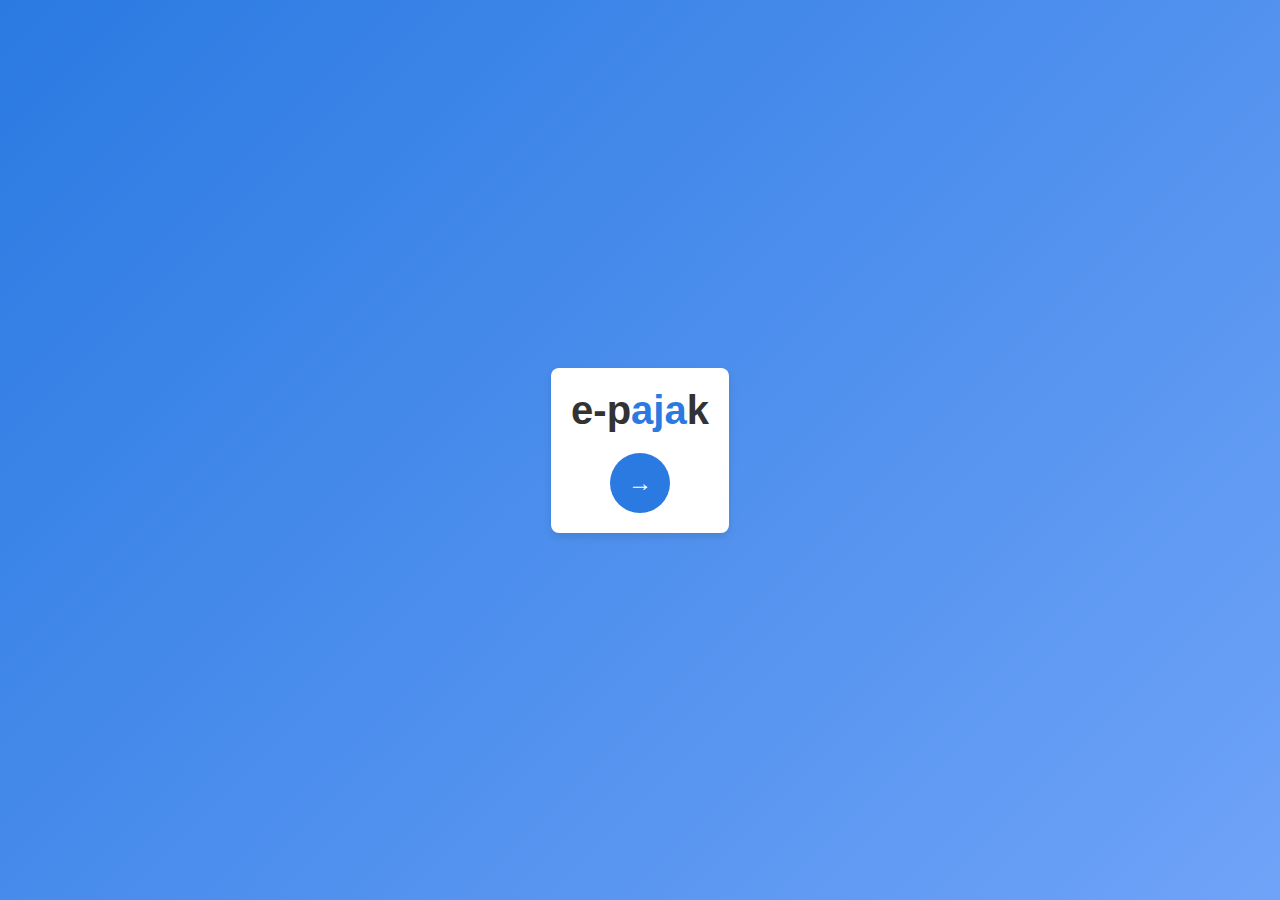
<file: index.html>
<!DOCTYPE html>
<html lang="id">
<head>
    <meta charset="UTF-8">
    <meta name="viewport" content="width=device-width, initial-scale=1.0">
    <title>e-pajak - Halaman Utama</title>
    <style>
        /* Mengatur keseluruhan halaman */
        * {
            margin: 0;
            padding: 0;
            box-sizing: border-box;
        }

        body {
            display: flex;
            justify-content: center;
            align-items: center;
            min-height: 100vh;
            background: linear-gradient(135deg, #2a7ae2, #6fa3f8);
            font-family: Arial, sans-serif;
        }

        /* Container Utama */
        .container {
            display: flex;
            flex-direction: column;
            align-items: center;
            text-align: center;
            padding: 20px;
            border-radius: 8px;
            background-color: #fff;
            box-shadow: 0 4px 8px rgba(0, 0, 0, 0.1);
        }

        /* Logo */
        .logo h1 {
            font-size: 2.5rem;
            font-weight: bold;
            color: #333;
        }

        .logo h1 span {
            color: #2a7ae2;
        }

        /* Tombol Masuk */
        .cta {
            margin-top: 20px;
        }

        .cta-button {
            display: inline-flex;
            justify-content: center;
            align-items: center;
            width: 60px;
            height: 60px;
            border-radius: 50%;
            background-color: #2a7ae2;
            color: #fff;
            font-size: 1.5rem;
            text-decoration: none;
            transition: background-color 0.3s;
        }

        .cta-button:hover {
            background-color: #1b5ca4;
        }
    </style>
</head>
<body>
    <!-- Halaman Utama -->
    <div class="container">
        <!-- Logo -->
        <div class="logo">
            <h1>e-p<span style="color:#2a7ae2;">aja</span>k</h1>
        </div>
        
        <!-- Tombol Masuk -->
        <div class="cta">
            <a href="login.html" class="cta-button">
                <span>&#8594;</span>
            </a>
        </div>
    </div>
</body>
</html>
</file>
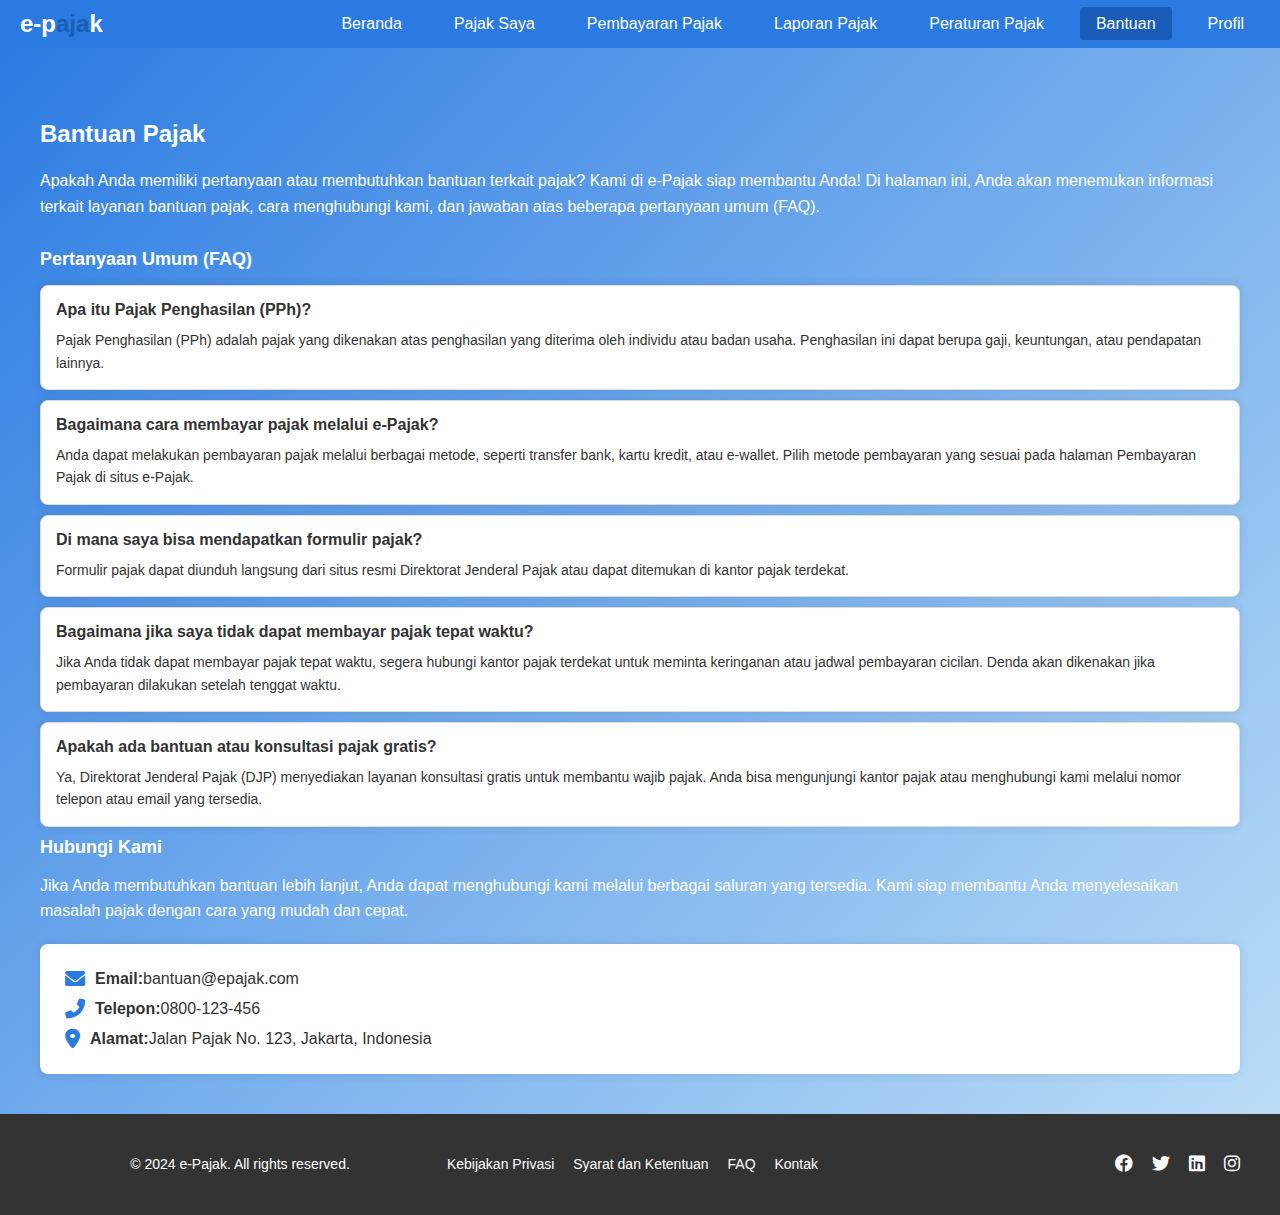
<file: bantuan-pajak.html>
<!DOCTYPE html>
<html lang="id">

<head>
    <meta charset="UTF-8">
    <meta name="viewport" content="width=device-width, initial-scale=1.0">
    <title>Bantuan Pajak - e-Pajak</title>
    <link rel="stylesheet" href="https://cdnjs.cloudflare.com/ajax/libs/font-awesome/6.0.0-beta3/css/all.min.css">
    <style>
        * {
            margin: 0;
            padding: 0;
            box-sizing: border-box;
        }

        body {
            font-family: Arial, sans-serif;
            background: linear-gradient(135deg, #2a7ae2, #c0e1f8);
            color: #333;
        }

        /* Navbar */
        .navbar {
            width: 100%;
            background-color: #2a7ae2;
            padding: 10px 20px;
            display: flex;
            justify-content: space-between;
            align-items: center;
            position: fixed;
            top: 0;
            left: 0;
            z-index: 100;
        }

        /* Hamburger Icon */
        .hamburger {
            font-size: 28px;
            color: white;
            cursor: pointer;
            display: none;
        }

        .navbar-logo h1 {
            color: white;
            font-size: 24px;
        }

        /* Navbar Links */
        .navbar-links {
            list-style: none;
            display: flex;
            gap: 20px;
        }

        .navbar-links li {
            display: inline;
        }

        .navbar-links a {
            text-decoration: none;
            color: white;
            font-size: 16px;
            padding: 8px 16px;
            border-radius: 4px;
            transition: background-color 0.3s ease;
        }

        .navbar-links a:hover {
            background-color: #1a5db8;
        }

        .navbar-links .active {
            background-color: #1a5db8;
        }

        /* Sidebar */
        .sidebar {
            height: 100%;
            width: 0;
            position: fixed;
            top: 0;
            left: 0;
            background-color: #2a7ae2;
            overflow-x: hidden;
            transition: 0.5s;
            padding-top: 60px;
            z-index: 1000;
        }

        .sidebar a {
            padding: 10px 15px;
            text-decoration: none;
            font-size: 18px;
            color: white;
            display: block;
            transition: 0.3s;
        }

        .sidebar a:hover {
            background-color: #1a5db8;
        }

        .sidebar .close-btn {
            position: absolute;
            top: 10px;
            right: 20px;
            font-size: 36px;
            margin-left: 50px;
            color: white;
            text-decoration: none;
            cursor: pointer;
        }

        /* Konten Utama */
        .content {
            margin-top: 80px;
            padding: 40px;
        }

        .section-title {
            font-size: 24px;
            margin-bottom: 20px;
            color: white;
        }

        .section-subtitle {
            font-size: 18px;
            margin-bottom: 15px;
            color: white;
        }

        .help-text {
            font-size: 16px;
            line-height: 1.6;
            margin-bottom: 20px;
            color: white;
        }

        .faq {
            margin-top: 30px;
        }

        .faq-item {
            background-color: #fff;
            border: 1px solid #ddd;
            margin-bottom: 10px;
            padding: 15px;
            border-radius: 8px;
            box-shadow: 0 0 10px rgba(0, 0, 0, 0.1);
        }

        .faq-question {
            font-weight: bold;
            font-size: 16px;
        }

        .faq-answer {
            font-size: 14px;
            margin-top: 10px;
            line-height: 1.6;
        }

        /* Styling untuk bagian Hubungi Kami */
        .contact-info {
            margin-top: 20px;
            padding: 15px;
            background-color: #fff;
            border-radius: 8px;
            box-shadow: 0 0 10px rgba(0, 0, 0, 0.1);
            display: flex;
            flex-direction: column;
            gap: 15px;
        }

        .contact-info ul {
            list-style: none;
            padding-left: 0;
        }

        .contact-info li {
            display: flex;
            margin: 10px;
            align-items: center;
            font-size: 16px;
        }

        .contact-info li i {
            margin-right: 10px;
            font-size: 20px;
            color: #2a7ae2;
        }

        /* Footer Styling */
        footer {
            background-color: #333;
            /* Warna latar belakang footer */
            color: white;
            padding: 40px 20px;
            text-align: center;
            font-size: 14px;
            margin-top: auto;
        }

        .footer-content {
            display: flex;
            justify-content: space-between;
            align-items: center;
            max-width: 1200px;
            margin: 0 auto;
        }

        .footer-left,
        .footer-middle,
        .footer-right {
            flex: 1;
        }

        .footer-left p {
            margin: 0;
        }

        .footer-middle ul {
            list-style-type: none;
            padding: 0;
            text-align: center;
        }

        .footer-middle ul li {
            display: inline-block;
            margin-right: 15px;
        }

        .footer-middle ul li a {
            text-decoration: none;
            color: white;
            font-size: 14px;
            transition: color 0.3s ease;
        }

        .footer-middle ul li a:hover {
            color: #2a7ae2;
            /* Highlight when hover */
        }

        .footer-right .social-media {
            text-align: right;
        }

        .footer-right .social-media a {
            margin-left: 15px;
            color: white;
            font-size: 18px;
            text-decoration: none;
        }

        .footer-right .social-media a:hover {
            color: #2a7ae2;
            /* Highlight when hover */
        }

        /* Media Query untuk tampilan responsif */
        @media (max-width: 768px) {
            .navbar-links {
                display: none;
            }

            .hamburger {
                display: block;
            }

            .sidebar {
                display: block;
            }

            .footer-content {
                flex-direction: column;
                text-align: center;
            }

            .footer-middle ul {
                margin-top: 15px;
            }

            .footer-right {
                margin-top: 15px;
            }
        }

    </style>
</head>

<body>
    <!-- Navbar -->
    <nav class="navbar">
        <!-- Tombol Hamburger (untuk layar kecil) -->
        <span class="hamburger" onclick="openSidebar()">&#9776;</span>

        <!-- Logo e-Pajak -->
        <div class="navbar-logo">
            <h1>e-p<span style="color: #1a5db8;">aja</span>k</h1>
        </div>

        <!-- Link Navigasi (untuk layar besar) -->
        <ul class="navbar-links">
            <li><a href="dashboard.html">Beranda</a></li>
            <li><a href="pajak-saya.html">Pajak Saya</a></li>
            <li><a href="pembayaran-pajak.html">Pembayaran Pajak</a></li>
            <li><a href="laporan-pajak.html">Laporan Pajak</a></li>
            <li><a href="peraturan-pajak.html" >Peraturan Pajak</a></li>
            <li><a href="bantuan-pajak.html" class="active">Bantuan</a></li>
            <li><a href="profil-page.html">Profil</a></li>
        </ul>
    </nav>

    <!-- Sidebar -->
    <div id="sidebar" class="sidebar">
        <a href="javascript:void(0)" class="close-btn" onclick="closeSidebar()">&times;</a>
        <a href="dashboard.html">Beranda</a>
        <a href="pajak-saya.html">Pajak Saya</a>
        <a href="pembayaran-pajak.html">Pembayaran Pajak</a>
        <a href="laporan-pajak.html">Laporan Pajak</a>
        <a href="peraturan-pajak.html">Peraturan Pajak</a>
        <a href="bantuan-pajak.html" class="active">Bantuan</a>
        <a href="profil-page.html">Profil</a>
        <a href="index.html">Tombol Keluar</a>
    </div>

    <!-- Konten Bantuan Pajak -->
    <div class="content">
        <h1 class="section-title">Bantuan Pajak</h1>

        <p class="help-text">
            Apakah Anda memiliki pertanyaan atau membutuhkan bantuan terkait pajak? Kami di e-Pajak siap membantu Anda! Di halaman ini, Anda akan menemukan informasi terkait layanan bantuan pajak, cara menghubungi kami, dan jawaban atas beberapa pertanyaan umum (FAQ).
        </p>

        <div class="faq">
            <h2 class="section-subtitle">Pertanyaan Umum (FAQ)</h2>

            <!-- FAQ 1 -->
            <div class="faq-item">
                <div class="faq-question">
                    Apa itu Pajak Penghasilan (PPh)?
                </div>
                <div class="faq-answer">
                    Pajak Penghasilan (PPh) adalah pajak yang dikenakan atas penghasilan yang diterima oleh individu atau badan usaha. Penghasilan ini dapat berupa gaji, keuntungan, atau pendapatan lainnya.
                </div>
            </div>

            <!-- FAQ 2 -->
            <div class="faq-item">
                <div class="faq-question">
                    Bagaimana cara membayar pajak melalui e-Pajak?
                </div>
                <div class="faq-answer">
                    Anda dapat melakukan pembayaran pajak melalui berbagai metode, seperti transfer bank, kartu kredit, atau e-wallet. Pilih metode pembayaran yang sesuai pada halaman Pembayaran Pajak di situs e-Pajak.
                </div>
            </div>

            <!-- FAQ 3 -->
            <div class="faq-item">
                <div class="faq-question">
                    Di mana saya bisa mendapatkan formulir pajak?
                </div>
                <div class="faq-answer">
                    Formulir pajak dapat diunduh langsung dari situs resmi Direktorat Jenderal Pajak atau dapat ditemukan di kantor pajak terdekat.
                </div>
            </div>

            <!-- FAQ 4 -->
            <div class="faq-item">
                <div class="faq-question">
                    Bagaimana jika saya tidak dapat membayar pajak tepat waktu?
                </div>
                <div class="faq-answer">
                    Jika Anda tidak dapat membayar pajak tepat waktu, segera hubungi kantor pajak terdekat untuk meminta keringanan atau jadwal pembayaran cicilan. Denda akan dikenakan jika pembayaran dilakukan setelah tenggat waktu.
                </div>
            </div>

            <!-- FAQ 5 -->
            <div class="faq-item">
                <div class="faq-question">
                    Apakah ada bantuan atau konsultasi pajak gratis?
                </div>
                <div class="faq-answer">
                    Ya, Direktorat Jenderal Pajak (DJP) menyediakan layanan konsultasi gratis untuk membantu wajib pajak. Anda bisa mengunjungi kantor pajak atau menghubungi kami melalui nomor telepon atau email yang tersedia.
                </div>
            </div>
        </div>

        <!-- Hubungi Kami -->
        <h2 class="section-subtitle">Hubungi Kami</h2>
        <p class="help-text">
            Jika Anda membutuhkan bantuan lebih lanjut, Anda dapat menghubungi kami melalui berbagai saluran yang tersedia. Kami siap membantu Anda menyelesaikan masalah pajak dengan cara yang mudah dan cepat.
        </p>

        <!-- Info Kontak -->
        <div class="contact-info">
            <ul>
                <li><i class="fas fa-envelope"></i><strong>Email:</strong> bantuan@epajak.com</li>
                <li><i class="fas fa-phone-alt"></i><strong>Telepon:</strong> 0800-123-456</li>
                <li><i class="fas fa-map-marker-alt"></i><strong>Alamat:</strong> Jalan Pajak No. 123, Jakarta, Indonesia</li>
            </ul>
        </div>
    </div>

    <!-- Footer -->
    <footer>
        <div class="footer-content">
            <div class="footer-left">
                <p>&copy; 2024 e-Pajak. All rights reserved.</p>
            </div>
            <div class="footer-middle">
                <ul>
                    <li><a href="privacy-policy.html">Kebijakan Privasi</a></li>
                    <li><a href="terms.html">Syarat dan Ketentuan</a></li>
                    <li><a href="faq.html">FAQ</a></li>
                    <li><a href="contact.html">Kontak</a></li>
                </ul>
            </div>
            <div class="footer-right">
                <div class="social-media">
                    <a href="https://facebook.com/epajak" target="_blank"><i class="fab fa-facebook"></i></a>
                    <a href="https://twitter.com/epajak" target="_blank"><i class="fab fa-twitter"></i></a>
                    <a href="https://linkedin.com/company/epajak" target="_blank"><i class="fab fa-linkedin"></i></a>
                    <a href="https://instagram.com/epajak" target="_blank"><i class="fab fa-instagram"></i></a>
                </div>
            </div>
        </div>
    </footer>

    <script>
        // Fungsi untuk membuka sidebar
        function openSidebar() {
            document.getElementById("sidebar").style.width = "250px";
        }

        // Fungsi untuk menutup sidebar
        function closeSidebar() {
            document.getElementById("sidebar").style.width = "0";
        }
    </script>
</body>

</html>
</file>
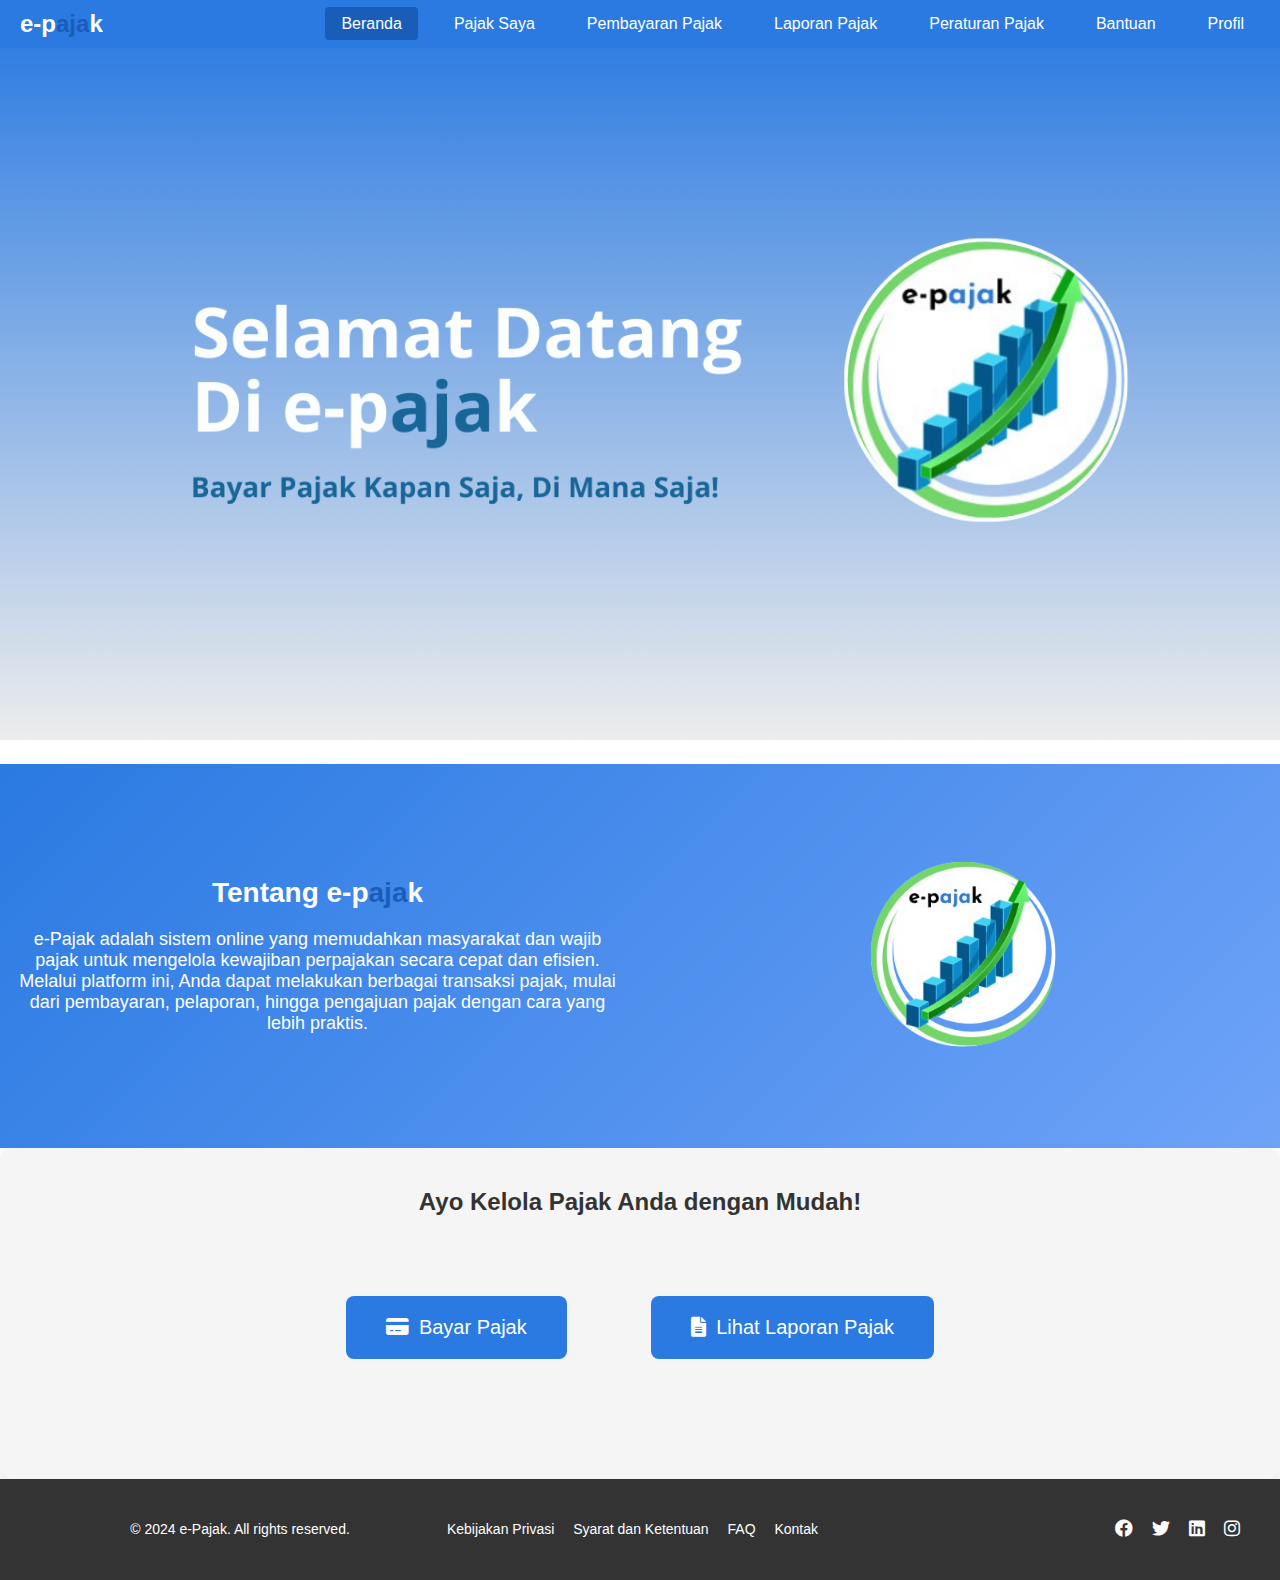
<file: dashboard.html>
<!DOCTYPE html>
<html lang="id">

<head>
    <meta charset="UTF-8">
    <meta name="viewport" content="width=device-width, initial-scale=1.0">
    <title>Dashboard - e-Pajak</title>
    <!-- Menyertakan Font Awesome untuk ikon -->
    <link rel="stylesheet" href="https://cdnjs.cloudflare.com/ajax/libs/font-awesome/6.0.0-beta3/css/all.min.css">
</head>

<style>
    /* Reset beberapa gaya default */
    * {
        margin: 0;
        padding: 0;
        box-sizing: border-box;
    }

    /* Gaya untuk body halaman */
    body {
        font-family: Arial, sans-serif;
        background: white;
        display: flex;
        flex-direction: column;
        min-height: 100vh;
        margin: 0;
    }

    /* Konten Utama */
    .content {
        margin-top: 70px;
        /* Memberikan ruang di bawah navbar */
        padding: 40px;
        color: white;
        flex: 1;
    }

    /* Header */
    header {
        margin-bottom: 40px;
    }

    .header-content h1 {
        font-size: 28px;
        margin-bottom: 10px;
    }

    .header-content p {
        font-size: 18px;
    }

    /* Carousel Gambar */
    .image_cover {
        padding: 20px 0;
    }

    .cover_container {
        position: relative;
        width: 100%;
        height: auto;
        max-width: 100%;
        margin: 0 auto;
        overflow: hidden;
    }

    button {
        background-color: rgba(0, 0, 0, 0.5);
        color: white;
        font-size: 24px;
        border: none;
        padding: 10px;
        cursor: pointer;
        position: absolute;
        top: 50%;
        transform: translateY(-50%);
        z-index: 10;
    }

    button:hover {
        background-color: rgba(0, 0, 0, 0.8);
    }

    button.prev {
        left: 10px;
    }

    button.next {
        right: 10px;
    }

    /* Bagian Tentang dengan Gambar di Samping */
    .about-section {
        display: flex;
        justify-content: center;
        align-items: center;
        gap: 40px;
        padding: 15px;
        text-align: center;
        margin-top: 0px;
        background: linear-gradient(135deg, #2a7ae2, #6fa3f8);
    }

    .about-section h2 {
        font-size: 28px;
        margin-bottom: 20px;
        color: white;
    }

    .about-section p {
        font-size: 18px;
        color: white;
        max-width: 700px;
    }

    .about-section img {
        width: 400px;
        /* Lebar gambar lebih besar */
        height: 350px;
        /* Tinggi gambar lebih besar */
        object-fit: cover;
        border-radius: 50%;
    }

    /* Tombol dengan Ikon */
    .action-buttons {
        text-align: center;
        /* Posisi tombol di tengah */
        margin: 40px;
    }

    .action-background {
        background-color: whitesmoke;
        /* Warna background lembut */
        padding: 40px;
        border-radius: 12px;
        box-shadow: 0 4px 8px rgba(0, 0, 0, 0.1);
        text-align: center;
    }

    .action-buttons .button {
        background-color: #2a7ae2;
        color: white;
        padding: 20px 40px;
        /* Ukuran tombol lebih besar */
        font-size: 20px;
        text-decoration: none;
        display: inline-flex;
        align-items: center;
        border-radius: 8px;
        transition: background-color 0.3s;
        margin-bottom: 50px;
        margin: 40px;
    }

    .action-buttons .button:hover {
        background-color: #1a5db8;
    }

    .action-buttons .button i {
        margin-right: 10px;
        /* Memberikan jarak antara ikon dan teks */
    }

    .action-heading {
        font-size: 24px;
        color: #333;
        margin-bottom: 6px;
        text-align: center;
        font-weight: bold;
    }

    /* Footer Styling */
    footer {
        background-color: #333;
        /* Warna latar belakang footer */
        color: white;
        padding: 40px 20px;
        text-align: center;
        font-size: 14px;
    }

    .footer-content {
        display: flex;
        justify-content: space-between;
        align-items: center;
        max-width: 1200px;
        margin: 0 auto;
    }

    .footer-left,
    .footer-middle,
    .footer-right {
        flex: 1;
    }

    .footer-left p {
        margin: 0;
    }

    .footer-middle ul {
        list-style-type: none;
        padding: 0;
        text-align: center;
    }

    .footer-middle ul li {
        display: inline-block;
        margin-right: 15px;
    }

    .footer-middle ul li a {
        text-decoration: none;
        color: white;
        font-size: 14px;
        transition: color 0.3s ease;
    }

    .footer-middle ul li a:hover {
        color: #2a7ae2;
        /* Highlight when hover */
    }

    .footer-right .social-media {
        text-align: right;
    }

    .footer-right .social-media a {
        margin-left: 15px;
        color: white;
        font-size: 18px;
        text-decoration: none;
    }

    .footer-right .social-media a:hover {
        color: #2a7ae2;
        /* Highlight when hover */
    }

    /* Navbar */
    .navbar {
        width: 100%;
        background-color: #2a7ae2;
        padding: 10px 20px;
        display: flex;
        justify-content: space-between;
        align-items: center;
        position: fixed;
        top: 0;
        left: 0;
        z-index: 100;
    }

    /* Hamburger Icon */
    .hamburger {
        font-size: 28px;
        color: white;
        cursor: pointer;
        display: none;
    }

    .navbar-logo h1 {
        color: white;
        font-size: 24px;
    }

    /* Navbar Links */
    .navbar-links {
        list-style: none;
        display: flex;
        gap: 20px;
    }

    .navbar-links li {
        display: inline;
    }

    .navbar-links a {
        text-decoration: none;
        color: white;
        font-size: 16px;
        padding: 8px 16px;
        border-radius: 4px;
        transition: background-color 0.3s ease;
    }

    .navbar-links a:hover {
        background-color: #1a5db8;
    }

    .navbar-links .active {
        background-color: #1a5db8;
    }

    /* Sidebar awalnya disembunyikan */
    .sidebar {
        height: 100%;
        width: 0;
        position: fixed;
        top: 0;
        left: 0;
        background-color: #2a7ae2;
        overflow-x: hidden;
        transition: 0.5s;
        padding-top: 60px;
        z-index: 1000;
    }

    .sidebar a {
        padding: 10px 15px;
        text-decoration: none;
        font-size: 18px;
        color: white;
        display: block;
        transition: 0.3s;
    }

    .sidebar a:hover {
        background-color: #1a5db8;
    }

    .sidebar .close-btn {
        position: absolute;
        top: 10px;
        right: 20px;
        font-size: 36px;
        margin-left: 50px;
        color: white;
        text-decoration: none;
        cursor: pointer;
    }

    @media (max-width: 768px) {

        /* Navbar menyesuaikan */
        .navbar {
            display: flex;
            flex-direction: row;
            justify-content: space-between;
            /* Memastikan logo dan ikon sejajar */
            padding: 10px;
        }

        /* Menyelaraskan ikon dalam sidebar */
        .sidebar a {
            display: flex;
            align-items: center;
            /* Menyelaraskan ikon dan teks */
            gap: 10px;
            /* Memberikan jarak antara ikon dan teks */
        }

        /* Memastikan hamburger di posisi yang benar */
        .hamburger {
            display: inline;
            font-size: 28px;
            color: white;
            cursor: pointer;
            position: absolute;
            right: 10px;
            /* Menempatkan hamburger di kanan */
        }

        .navbar-logo h1 {
            font-size: 20px;
        }

        .navbar-links {
            flex-direction: column;
            gap: 10px;
            margin-top: 10px;
        }

        /* Konten Utama */
        .content {
            padding: 20px;
        }

        /* Header */
        .header-content h1 {
            font-size: 24px;
        }

        .header-content p {
            font-size: 16px;
        }

        /* Tentang e-Pajak */
        .about-section {
            flex-direction: column;
            padding: 20px;
        }

        .about-section h2 {
            font-size: 24px;
        }

        .about-section p {
            font-size: 16px;
            text-align: center;
        }

        .about-section img {
            width: 100%;
            height: auto;
            margin-top: 20px;
            border-radius: 10px;
        }

        /* Tombol Aksi */
        .action-buttons .button {
            padding: 15px 30px;
            font-size: 16px;
            margin: 10px 0;
        }

        /* Footer */
        .footer-content {
            flex-direction: column;
            text-align: center;
        }

        .footer-middle ul {
            margin-top: 15px;
        }

        .footer-right {
            margin-top: 15px;
        }
    }

    /* Bagian Carousel Gambar */
    .carousel-container img {
        width: 100%;
        height: auto;
        object-fit: cover;
    }

    /* Tentang e-Pajak */
    .about-section {
        display: grid;
        grid-template-columns: 1fr 1fr;
        align-items: center;
        gap: 40px;
        padding: 15px;
        text-align: center;
    }

    /* Bagian Carousel Gambar */
    .carousel-container img {
        width: 100%;
        height: auto;
        object-fit: cover;
    }

    /* Tentang e-Pajak */
    .about-section {
        display: grid;
        grid-template-columns: 1fr 1fr;
        align-items: center;
        gap: 40px;
        padding: 15px;
        text-align: center;
    }

    /* Sidebar */
    .sidebar {
        height: 100%;
        width: 0;
        position: fixed;
        top: 0;
        left: 0;
        background-color: #2a7ae2;
        overflow-x: hidden;
        transition: 0.5s;
        padding-top: 60px;
        z-index: 1000;
    }

    .sidebar a {
        padding: 10px 15px;
        text-decoration: none;
        font-size: 18px;
        color: white;
        display: block;
        transition: 0.3s;
    }

    .sidebar a:hover {
        background-color: #1a5db8;
    }

    .sidebar .close-btn {
        position: absolute;
        top: 10px;
        right: 20px;
        font-size: 36px;
        margin-left: 50px;
        color: white;
        text-decoration: none;
        cursor: pointer;
    }

    /* Tombol hamburger */
    .hamburger {
        font-size: 28px;
        color: white;
        cursor: pointer;
        display: none;
        position: absolute;
        left: 10px;
    }

    /* Menyembunyikan sidebar dan menampilkan navbar pada layar besar */
    @media (min-width: 768px) {
        .sidebar {
            display: none;
        }

        .navbar {
            display: flex;
            justify-content: space-between;
            align-items: center;
        }

        .navbar-links {
            display: flex;
        }

        .hamburger {
            display: none;
        }
    }

    /* Menampilkan sidebar dan tombol hamburger pada layar kecil */
    @media (max-width: 768px) {
        .navbar-links {
            display: none;
        }

        .hamburger {
            display: inline;
        }

        .navbar-logo {
            margin-left: auto;
        }
    }
</style>

<body>
    <!-- Navbar -->
    <nav class="navbar">
        <!-- Tombol Hamburger (untuk layar kecil) -->
        <span class="hamburger" onclick="openSidebar()">&#9776;</span>

        <!-- Logo e-Pajak -->
        <div class="navbar-logo">
            <h1>e-p<span style="color: #1a5db8;">aja</span>k</h1>
        </div>

        <!-- Link Navigasi (untuk layar besar) -->
        <ul class="navbar-links">
            <li><a href="dashboard.html" class="active">Beranda</a></li>
            <li><a href="pajak-saya.html">Pajak Saya</a></li>
            <li><a href="pembayaran-pajak.html">Pembayaran Pajak</a></li>
            <li><a href="laporan-pajak.html">Laporan Pajak</a></li>
            <li><a href="peraturan-pajak.html">Peraturan Pajak</a></li>
            <li><a href="bantuan-pajak.html">Bantuan</a></li>
            <li><a href="profil-page.html">Profil</a></li>
        </ul>
    </nav>

    <!-- Sidebar -->
    <div id="sidebar" class="sidebar">
        <a href="javascript:void(0)" class="close-btn" onclick="closeSidebar()">&times;</a>
        <a href="dashboard.html" class="active">Beranda</a>
        <a href="pajak-saya.html">Pajak Saya</a>
        <a href="pembayaran-pajak.html">Pembayaran Pajak</a>
        <a href="laporan-pajak.html">Laporan Pajak</a>
        <a href="peraturan-pajak.html">Peraturan Pajak</a>
        <a href="bantuan-pajak.html">Bantuan</a>
        <a href="profil-page.html">Profil</a>
        <a href="index.html">Tombol Keluar</a>
    </div>

    <script>
        function openSidebar() {
            document.getElementById("sidebar").style.width = "250px";
        }

        function closeSidebar() {
            document.getElementById("sidebar").style.width = "0";
        }
    </script>

    <!-- Carousel Gambar -->
    <section class="image_cover">
        <div class="carousel-container">
            <img src="img/gambarpajak3.png" alt="Cover 1">
        </div>
    </section>

    <!-- Tentang e-Pajak -->
    <section class="about-section">
        <div>
            <h2>Tentang e-p<span style="color: #1a5db8;">aja</span>k</h2>
            <p>e-Pajak adalah sistem online yang memudahkan masyarakat dan wajib pajak untuk mengelola kewajiban
                perpajakan secara cepat dan efisien. Melalui platform ini, Anda dapat melakukan berbagai transaksi
                pajak, mulai dari pembayaran, pelaporan, hingga pengajuan pajak dengan cara yang lebih praktis.</p>
        </div>
        <div>
            <img src="img/logo_e-pajak2.png" alt="Ilustrasi e-Pajak">
        </div>
    </section>

    <!-- Tindakan Cepat -->
    <section class="quick-actions">
        <div class="action-background">
            <h3 class="action-heading">Ayo Kelola Pajak Anda dengan Mudah!</h3>
            <div class="action-buttons">
                <a href="pembayaran-pajak.html" class="button"><i class="fas fa-credit-card"></i> Bayar Pajak</a>
                <a href="laporan-pajak.html" class="button"><i class="fas fa-file-alt"></i> Lihat Laporan Pajak</a>
            </div>
        </div>
    </section>

    <!-- Footer -->
    <footer>
        <div class="footer-content">
            <div class="footer-left">
                <p>&copy; 2024 e-Pajak. All rights reserved.</p>
            </div>
            <div class="footer-middle">
                <ul>
                    <li><a href="privacy-policy.html">Kebijakan Privasi</a></li>
                    <li><a href="terms.html">Syarat dan Ketentuan</a></li>
                    <li><a href="faq.html">FAQ</a></li>
                    <li><a href="contact.html">Kontak</a></li>
                </ul>
            </div>
            <div class="footer-right">
                <div class="social-media">
                    <a href="https://facebook.com/epajak" target="_blank"><i class="fab fa-facebook"></i></a>
                    <a href="https://twitter.com/epajak" target="_blank"><i class="fab fa-twitter"></i></a>
                    <a href="https://linkedin.com/company/epajak" target="_blank"><i class="fab fa-linkedin"></i></a>
                    <a href="https://instagram.com/epajak" target="_blank"><i class="fab fa-instagram"></i></a>
                </div>
            </div>
        </div>
    </footer>
</body>

</html>
</file>
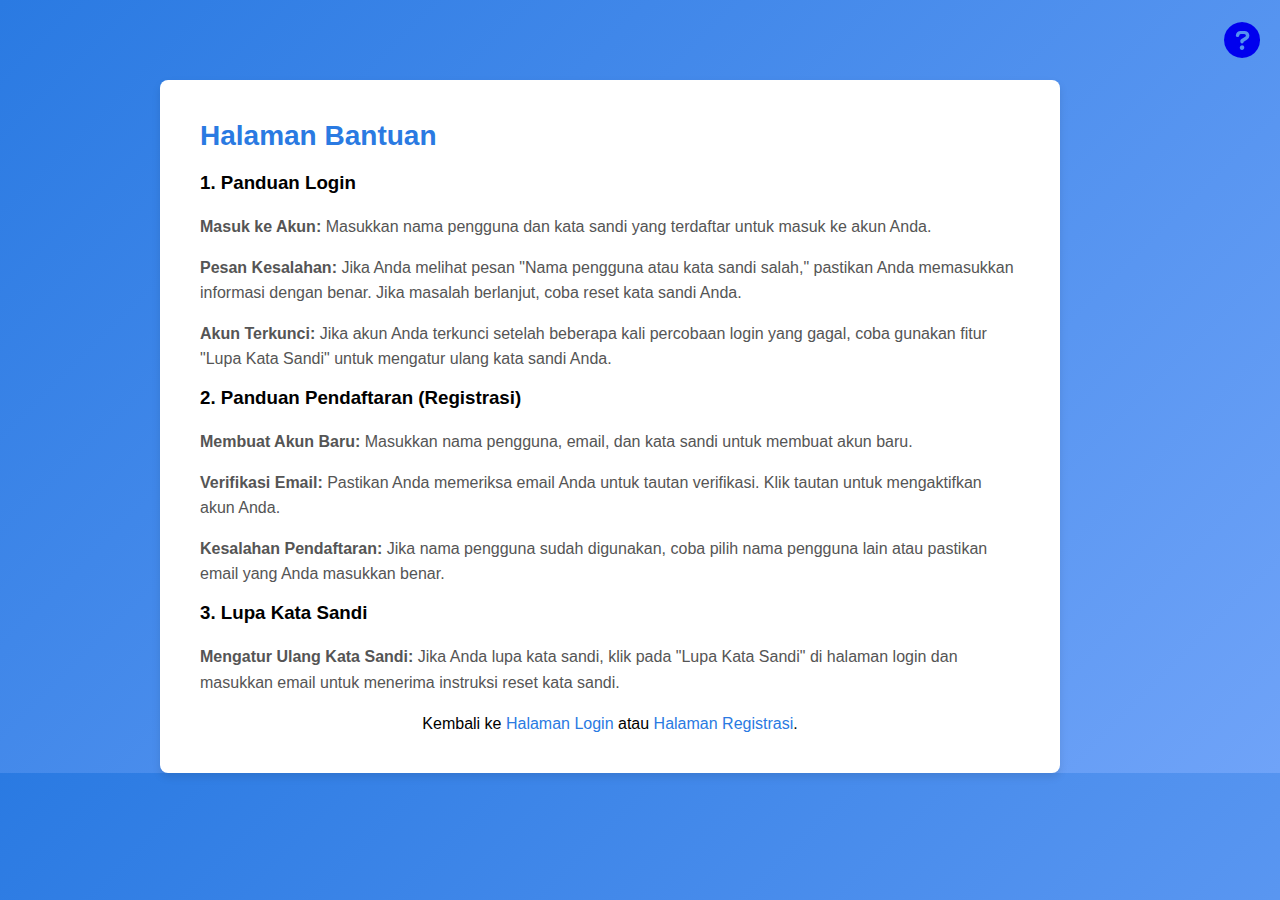
<file: help.html>
<!DOCTYPE html>
<html lang="id">

<head>
    <meta charset="UTF-8">
    <meta name="viewport" content="width=device-width, initial-scale=1.0">
    <title>Bantuan - e-Pajak</title>
    <link rel="stylesheet" href="https://cdnjs.cloudflare.com/ajax/libs/font-awesome/6.0.0-beta3/css/all.min.css">
    <style>
        /* Reset beberapa gaya default */
        * {
            margin: 0;
            padding: 0;
            box-sizing: border-box;
        }

        /* Gaya untuk body halaman */
        body {
            font-family: Arial, sans-serif;
            background: linear-gradient(135deg, #2a7ae2, #6fa3f8);
            display: flex;
            justify-content: center;
            align-items: flex-start;
            height: 100%;
            margin: 0;
            padding-top: 30px;
        }

        /* Kontainer utama */
        .container {
            display: flex;
            justify-content: center;
            align-items: flex-start;
            width: 100%;
            max-width: 1000px;
            padding: 0 20px;
            flex-direction: column;
        }

        /* Kotak bantuan */
        .help-box {
            background-color: #fff;
            padding: 40px;
            border-radius: 8px;
            box-shadow: 0 4px 8px rgba(0, 0, 0, 0.1);
            width: 100%;
            max-width: 900px;
            margin-top: 50px;
        }

        /* Judul */
        .help-box h2 {
            font-size: 28px;
            margin-bottom: 20px;
            color: #2a7ae2;
        }

        /* Daftar panduan */
        .help-box ul {
            margin-top: 20px;
            list-style: none;
        }

        .help-box li {
            margin-bottom: 15px;
            font-size: 16px;
            line-height: 1.6;
            color: #555;
        }

        .help-box li strong {
            font-weight: bold;
        }

        /* Ikon Bantuan */
        .help-icon {
            position: fixed;
            top: 20px;
            right: 20px;
            font-size: 36px;
            color: #2a7ae2;
            cursor: pointer;
            transition: color 0.3s ease;
        }

        .help-icon:hover {
            color: #1a5db8;
        }

        /* Link Kembali */
        .back-link {
            margin-top: 20px;
            font-size: 16px;
            text-align: center;
        }

        .back-link a {
            text-decoration: none;
            color: #2a7ae2;
        }

        .back-link a:hover {
            text-decoration: underline;
        }
    </style>
</head>

<body>
    <div class="container">
        <div class="help-box">
            <h2>Halaman Bantuan</h2>

            <h3>1. Panduan Login</h3>
            <ul>
                <li><strong>Masuk ke Akun:</strong> Masukkan nama pengguna dan kata sandi yang terdaftar untuk masuk ke
                    akun Anda.</li>
                <li><strong>Pesan Kesalahan:</strong> Jika Anda melihat pesan "Nama pengguna atau kata sandi salah,"
                    pastikan Anda memasukkan informasi dengan benar. Jika masalah berlanjut, coba reset kata sandi Anda.
                </li>
                <li><strong>Akun Terkunci:</strong> Jika akun Anda terkunci setelah beberapa kali percobaan login yang
                    gagal, coba gunakan fitur "Lupa Kata Sandi" untuk mengatur ulang kata sandi Anda.</li>
            </ul>

            <h3>2. Panduan Pendaftaran (Registrasi)</h3>
            <ul>
                <li><strong>Membuat Akun Baru:</strong> Masukkan nama pengguna, email, dan kata sandi untuk membuat akun
                    baru.</li>
                <li><strong>Verifikasi Email:</strong> Pastikan Anda memeriksa email Anda untuk tautan verifikasi. Klik
                    tautan untuk mengaktifkan akun Anda.</li>
                <li><strong>Kesalahan Pendaftaran:</strong> Jika nama pengguna sudah digunakan, coba pilih nama pengguna
                    lain atau pastikan email yang Anda masukkan benar.</li>
            </ul>

            <h3>3. Lupa Kata Sandi</h3>
            <ul>
                <li><strong>Mengatur Ulang Kata Sandi:</strong> Jika Anda lupa kata sandi, klik pada "Lupa Kata Sandi"
                    di halaman login dan masukkan email untuk menerima instruksi reset kata sandi.</li>
            </ul>

            <div class="back-link">
                <p>Kembali ke <a href="login.html">Halaman Login</a> atau <a href="register.html">Halaman
                        Registrasi</a>.</p>
            </div>
        </div>
    </div>

    <!-- Ikon Bantuan -->
    <div class="help-icon">
        <a href="help.html" title="Bantuan">
            <i class="fas fa-question-circle"></i>
        </a>
    </div>

</body>

</html>
</file>
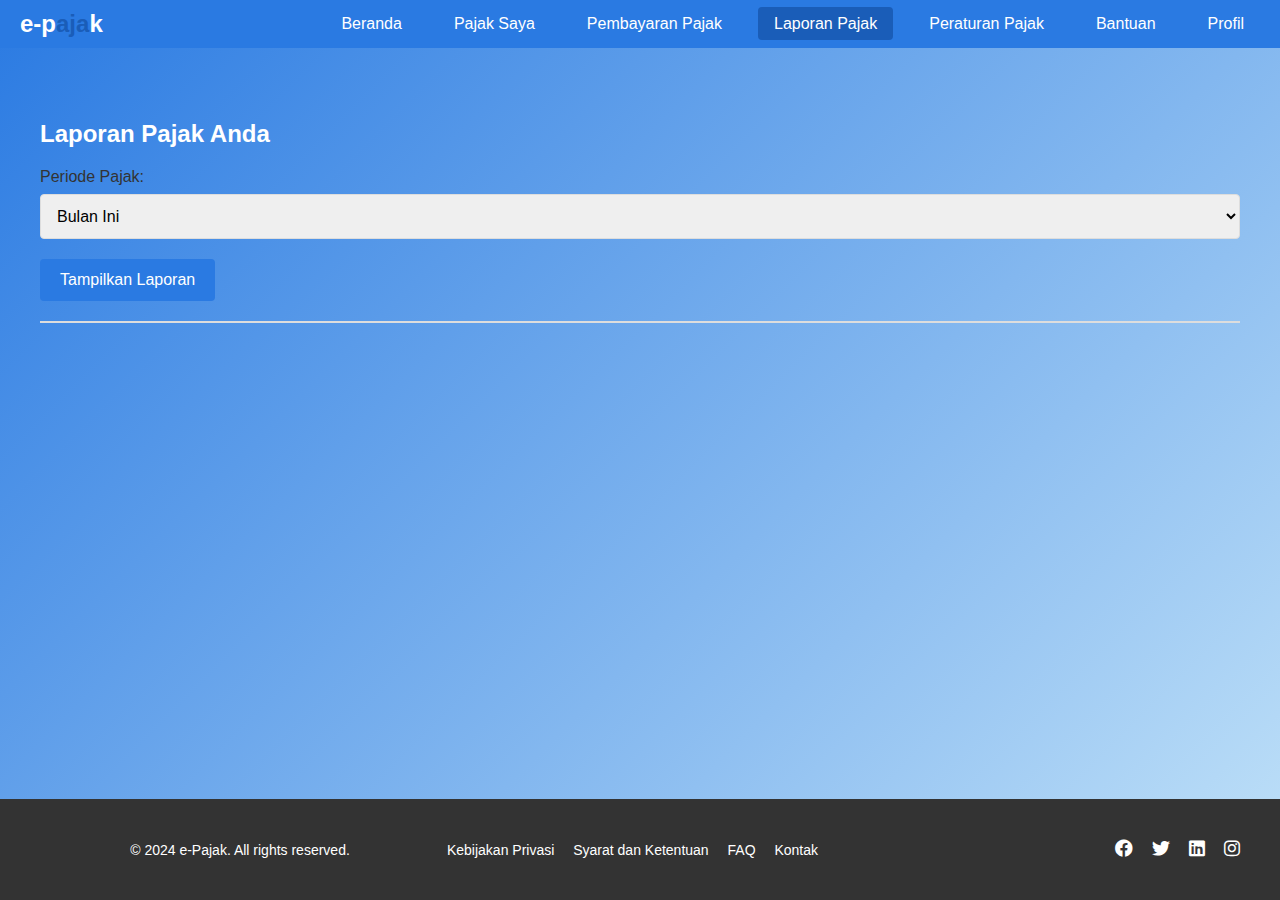
<file: laporan-pajak.html>
<!DOCTYPE html>
<html lang="id">

<head>
    <meta charset="UTF-8">
    <meta name="viewport" content="width=device-width, initial-scale=1.0">
    <title>Laporan Pajak - e-Pajak</title>
    <link rel="stylesheet" href="https://cdnjs.cloudflare.com/ajax/libs/font-awesome/6.0.0-beta3/css/all.min.css">
    <style>
        * {
            margin: 0;
            padding: 0;
            box-sizing: border-box;
        }

        body {
            font-family: Arial, sans-serif;
            background: linear-gradient(135deg, #2a7ae2, #c0e1f8);
            color: #333;
            display: flex;
            flex-direction: column;
            min-height: 100vh;
        }

        /* Navbar */
        .navbar {
            width: 100%;
            background-color: #2a7ae2;
            padding: 10px 20px;
            display: flex;
            justify-content: space-between;
            align-items: center;
            position: fixed;
            top: 0;
            left: 0;
            z-index: 100;
        }

        /* Hamburger Icon */
        .hamburger {
            font-size: 28px;
            color: white;
            cursor: pointer;
            display: none;
        }

        .navbar-logo h1 {
            color: white;
            font-size: 24px;
        }

        /* Navbar Links */
        .navbar-links {
            list-style: none;
            display: flex;
            gap: 20px;
        }

        .navbar-links li {
            display: inline;
        }

        .navbar-links a {
            text-decoration: none;
            color: white;
            font-size: 16px;
            padding: 8px 16px;
            border-radius: 4px;
            transition: background-color 0.3s ease;
        }

        .navbar-links a:hover {
            background-color: #1a5db8;
        }

        .navbar-links .active {
            background-color: #1a5db8;
        }

        /* Sidebar */
        .sidebar {
            height: 100%;
            width: 0;
            position: fixed;
            top: 0;
            left: 0;
            background-color: #2a7ae2;
            overflow-x: hidden;
            transition: 0.5s;
            padding-top: 60px;
            z-index: 1000;
        }

        .sidebar a {
            padding: 10px 15px;
            text-decoration: none;
            font-size: 18px;
            color: white;
            display: block;
            transition: 0.3s;
        }

        .sidebar a:hover {
            background-color: #1a5db8;
        }

        .sidebar .close-btn {
            position: absolute;
            top: 10px;
            right: 20px;
            font-size: 36px;
            margin-left: 50px;
            color: white;
            text-decoration: none;
            cursor: pointer;
        }

        .content {
            margin-top: 80px;
            padding: 40px;
            flex: 1;
        }

        .section-title {
            font-size: 24px;
            margin-bottom: 20px;
            color: white;
        }

        .form-group {
            margin-bottom: 20px;
        }

        .form-group label {
            font-size: 16px;
            margin-bottom: 8px;
            display: block;
        }

        .form-group input,
        .form-group select {
            width: 100%;
            padding: 12px;
            font-size: 16px;
            border: 1px solid #ddd;
            border-radius: 4px;
        }

        .form-group input[type="number"]:focus,
        .form-group select:focus {
            border-color: #2a7ae2;
        }

        .button {
            background-color: #2a7ae2;
            color: white;
            padding: 12px 20px;
            font-size: 16px;
            text-decoration: none;
            border-radius: 4px;
            transition: background-color 0.3s ease;
            display: inline-block;
            border: none;
        }

        .button:hover {
            background-color: #1a5db8;
        }

        /* Tabel Laporan Pajak */
        /* Membuat tabel bisa digeser secara horizontal */
        .table-container {
            overflow-x: auto;
            overflow-y: auto;
            max-width: 100%;
            /* Batas lebar maksimal */
            margin-top: 20px;
            border: 1px solid #ddd;
            position: relative;
        }

        table {
            width: 100%;
            border-collapse: collapse;
            background-color: #fff;
            font-size: 16px;
            /* Menyesuaikan ukuran font */
            min-width: 1000px;
            /* Membatasi ukuran minimum agar lebih mudah digeser */
        }

        table,
        th,
        td {
            border: 1px solid #ddd;
            padding: 12px;
        }

        th {
            background-color: #f4f4f4;
            font-weight: bold;
        }

        td {
            vertical-align: middle;
        }

        th,
        td {
            text-align: center;
        }

        td a {
            color: #2a7ae2;
            text-decoration: none;
        }

        td a:hover {
            text-decoration: underline;
        }

        /* Menambahkan scroll bar horizontal dan vertikal */
        .table-container::-webkit-scrollbar {
            height: 10px;
            width: 10px;
        }

        .table-container::-webkit-scrollbar-track {
            background: #f1f1f1;
        }

        .table-container::-webkit-scrollbar-thumb {
            background: #888;
            border-radius: 5px;
        }

        .table-container::-webkit-scrollbar-thumb:hover {
            background: #555;
        }


        /* Footer Styling */
        footer {
            background-color: #333;
            color: white;
            padding: 40px 20px;
            text-align: center;
            font-size: 14px;
            margin-top: auto;
        }

        .footer-content {
            display: flex;
            justify-content: space-between;
            align-items: center;
            max-width: 1200px;
            margin: 0 auto;
        }

        .footer-left,
        .footer-middle,
        .footer-right {
            flex: 1;
        }

        .footer-left p {
            margin: 0;
        }

        .footer-middle ul {
            list-style-type: none;
            padding: 0;
            text-align: center;
        }

        .footer-middle ul li {
            display: inline-block;
            margin-right: 15px;
        }

        .footer-middle ul li a {
            text-decoration: none;
            color: white;
            font-size: 14px;
            transition: color 0.3s ease;
        }

        .footer-middle ul li a:hover {
            color: #2a7ae2;
            /* Highlight when hover */
        }

        .footer-right .social-media {
            text-align: right;
        }

        .footer-right .social-media a {
            margin-left: 15px;
            color: white;
            font-size: 18px;
            text-decoration: none;
        }

        .footer-right .social-media a:hover {
            color: #2a7ae2;
            /* Highlight when hover */
        }

       /* Media Query untuk tampilan responsif */
       @media (max-width: 768px) {
            .navbar-links {
                display: none;
            }

            .hamburger {
                display: block;
            }

            .sidebar {
                display: block;
            }

            .footer-content {
                flex-direction: column;
                text-align: center;
            }

            .footer-middle ul {
                margin-top: 15px;
            }

            .footer-right {
                margin-top: 15px;
            }
        }

    </style>
</head>

<body>
    <!-- Navbar -->
    <nav class="navbar">
        <!-- Tombol Hamburger (untuk layar kecil) -->
        <span class="hamburger" onclick="openSidebar()">&#9776;</span>

        <!-- Logo e-Pajak -->
        <div class="navbar-logo">
            <h1>e-p<span style="color: #1a5db8;">aja</span>k</h1>
        </div>

        <!-- Link Navigasi (untuk layar besar) -->
        <ul class="navbar-links">
            <li><a href="dashboard.html">Beranda</a></li>
            <li><a href="pajak-saya.html">Pajak Saya</a></li>
            <li><a href="pembayaran-pajak.html">Pembayaran Pajak</a></li>
            <li><a href="laporan-pajak.html" class="active">Laporan Pajak</a></li>
            <li><a href="peraturan-pajak.html">Peraturan Pajak</a></li>
            <li><a href="bantuan-pajak.html">Bantuan</a></li>
            <li><a href="profil-page.html">Profil</a></li>
        </ul>
    </nav>

    <!-- Sidebar -->
    <div id="sidebar" class="sidebar">
        <a href="javascript:void(0)" class="close-btn" onclick="closeSidebar()">&times;</a>
        <a href="dashboard.html">Beranda</a>
        <a href="pajak-saya.html">Pajak Saya</a>
        <a href="pembayaran-pajak.html">Pembayaran Pajak</a>
        <a href="laporan-pajak.html" class="active">Laporan Pajak</a>
        <a href="peraturan-pajak.html">Peraturan Pajak</a>
        <a href="bantuan-pajak.html">Bantuan</a>
        <a href="profil-page.html">Profil</a>
        <a href="index.html">Tombol Keluar</a>
    </div>

    <!-- Form Laporan Pajak -->
    <div class="content">
        <h1 class="section-title">Laporan Pajak Anda</h1>

        <!-- Filter Laporan Pajak -->
        <form id="filter-form">
            <div class="form-group">
                <label for="periode-pajak">Periode Pajak:</label>
                <select id="periode-pajak" name="periode_pajak" required>
                    <option value="bulan-ini">Bulan Ini</option>
                    <option value="bulan-lalu">Bulan Lalu</option>
                    <option value="tiga-bulan">Tiga Bulan Terakhir</option>
                    <option value="tahun-ini">Tahun Ini</option>
                    <option value="custom">Periode Kustom</option>
                </select>
            </div>

            <div class="form-group" id="custom-periode" style="display: none;">
                <label for="start-date">Tanggal Mulai:</label>
                <input type="date" id="start-date" name="start_date">
            </div>

            <div class="form-group" id="custom-periode-end" style="display: none;">
                <label for="end-date">Tanggal Selesai:</label>
                <input type="date" id="end-date" name="end_date">
            </div>

            <div class="form-group">
                <button type="button" id="tampilkan-laporan" class="button">Tampilkan Laporan</button>
            </div>
        </form>

        <!-- Tabel Laporan Pajak -->
        <div class="table-container">
            <table id="laporan-pajak" style="display: none;">
                <thead>
                    <tr>
                        <th>No</th>
                        <th>Jenis Pajak</th>
                        <th>Jumlah Pembayaran</th>
                        <th>Tanggal Pembayaran</th>
                        <th>Status</th>
                        <th>Aksi</th>
                    </tr>
                </thead>
                <tbody>
                    <!-- Data laporan pajak akan muncul di sini -->
                </tbody>
            </table>
        </div>
    </div>

    <!-- Footer -->
    <footer>
        <div class="footer-content">
            <div class="footer-left">
                <p>&copy; 2024 e-Pajak. All rights reserved.</p>
            </div>
            <div class="footer-middle">
                <ul>
                    <li><a href="privacy-policy.html">Kebijakan Privasi</a></li>
                    <li><a href="terms.html">Syarat dan Ketentuan</a></li>
                    <li><a href="faq.html">FAQ</a></li>
                    <li><a href="contact.html">Kontak</a></li>
                </ul>
            </div>
            <div class="footer-right">
                <div class="social-media">
                    <a href="https://facebook.com/epajak" target="_blank"><i class="fab fa-facebook"></i></a>
                    <a href="https://twitter.com/epajak" target="_blank"><i class="fab fa-twitter"></i></a>
                    <a href="https://linkedin.com/company/epajak" target="_blank"><i class="fab fa-linkedin"></i></a>
                    <a href="https://instagram.com/epajak" target="_blank"><i class="fab fa-instagram"></i></a>
                </div>
            </div>
        </div>
    </footer>

    <script>
        // Menampilkan input tanggal untuk periode kustom
        document.getElementById('periode-pajak').addEventListener('change', function () {
            const selectedPeriod = this.value;
            if (selectedPeriod === 'custom') {
                document.getElementById('custom-periode').style.display = 'block';
                document.getElementById('custom-periode-end').style.display = 'block';
            } else {
                document.getElementById('custom-periode').style.display = 'none';
                document.getElementById('custom-periode-end').style.display = 'none';
            }
        });

        // Menangani tombol "Tampilkan Laporan"
        document.getElementById('tampilkan-laporan').addEventListener('click', function () {
            const periode = document.getElementById('periode-pajak').value;
            const startDate = document.getElementById('start-date').value;
            const endDate = document.getElementById('end-date').value;

            // Filter data berdasarkan periode yang dipilih
            const laporanPajak = document.getElementById('laporan-pajak');
            const tbody = laporanPajak.querySelector('tbody');
            tbody.innerHTML = '';  // Kosongkan tabel sebelumnya

            // Simulasi data laporan (seharusnya diambil dari backend atau database)
            const dataLaporan = [
                { no: 1, jenis: 'PPN', jumlah: 150000, tanggal: '2024-10-01', status: 'Lunas' },
                { no: 2, jenis: 'PPh', jumlah: 200000, tanggal: '2024-09-15', status: 'Lunas' },
                { no: 3, jenis: 'PBB', jumlah: 500000, tanggal: '2024-07-20', status: 'Tunggakan' }
            ];

            // Filter data berdasarkan periode
            const filteredData = dataLaporan.filter(item => {
                if (periode === 'bulan-ini') {
                    return item.tanggal.startsWith('2024-10');
                } else if (periode === 'bulan-lalu') {
                    return item.tanggal.startsWith('2024-09');
                } else if (periode === 'tiga-bulan') {
                    return item.tanggal >= '2024-07-01' && item.tanggal <= '2024-09-30';
                } else if (periode === 'tahun-ini') {
                    return item.tanggal.startsWith('2024');
                } else if (periode === 'custom') {
                    return item.tanggal >= startDate && item.tanggal <= endDate;
                }
                return true;
            });

            // Tampilkan data yang sudah difilter
            filteredData.forEach(item => {
                const tr = document.createElement('tr');
                tr.innerHTML = `
                    <td>${item.no}</td>
                    <td>${item.jenis}</td>
                    <td>Rp ${item.jumlah}</td>
                    <td>${item.tanggal}</td>
                    <td>${item.status}</td>
                    <td><a href="#" class="button">Unduh PDF</a></td>
                `;
                tbody.appendChild(tr);
            });

            // Menampilkan tabel setelah data difilter
            laporanPajak.style.display = 'block';
        });

        // Fungsi untuk membuka sidebar
        function openSidebar() {
            document.getElementById("sidebar").style.width = "250px";
        }

        // Fungsi untuk menutup sidebar
        function closeSidebar() {
            document.getElementById("sidebar").style.width = "0";
        }
    </script>
</body>

</html>
</file>
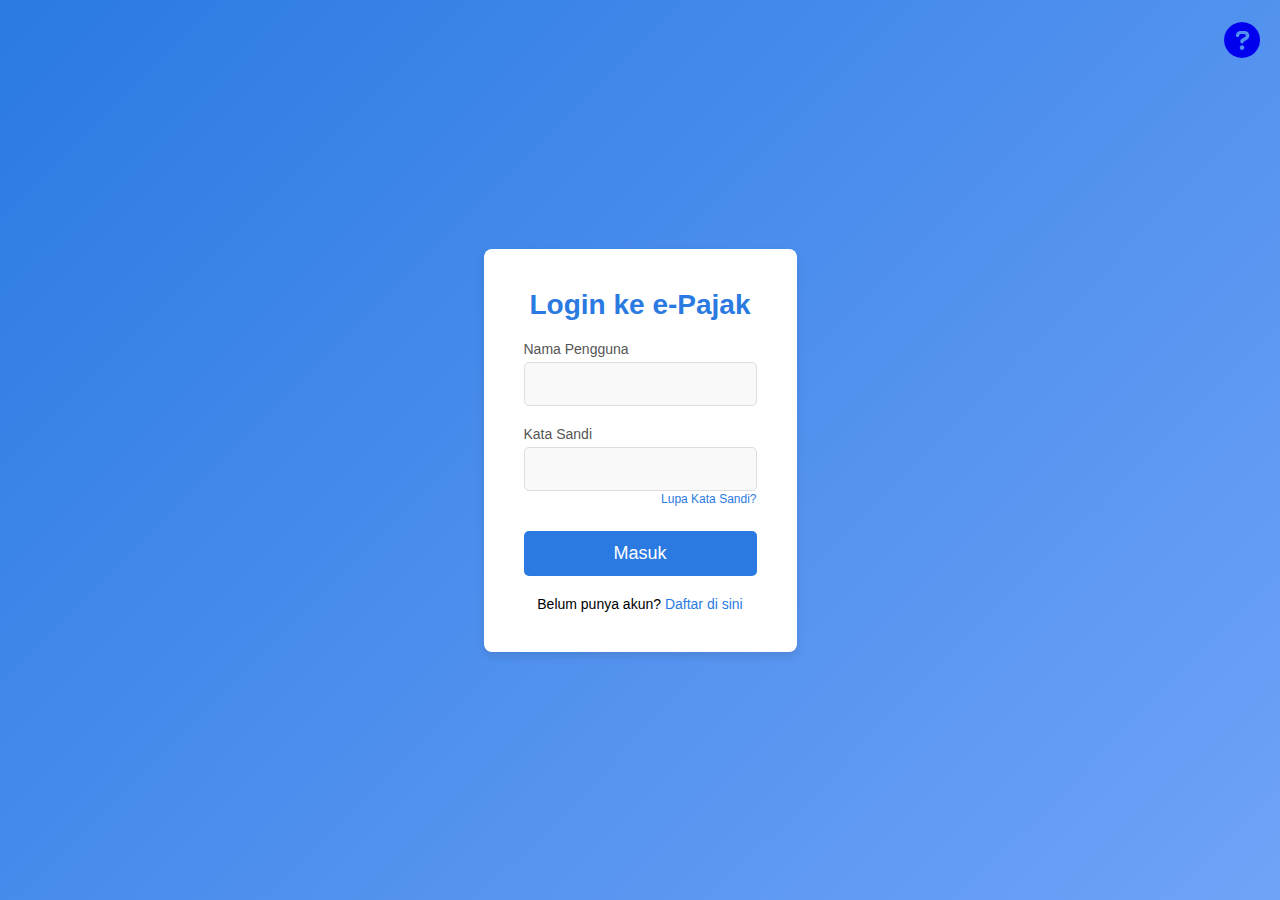
<file: login.html>
<!DOCTYPE html>
<html lang="id">

<head>
    <meta charset="UTF-8">
    <meta name="viewport" content="width=device-width, initial-scale=1.0">
    <title>Login - e-Pajak</title>
    <link rel="stylesheet" href="style.css">
    <link rel="stylesheet" href="https://cdnjs.cloudflare.com/ajax/libs/font-awesome/6.0.0-beta3/css/all.min.css">
    <script src="script.js" defer></script>
</head>

<body>
    <!-- Ikon Bantuan -->
    <div class="help-icon">
        <a href="help.html" title="Bantuan">
            <i class="fas fa-question-circle"></i>
        </a>
    </div>

    <div class="login-container">
        <div class="login-box">
            <h2>Login ke e-Pajak</h2>

            <!-- Form Login -->
            <form id="loginForm">
                <div class="input-group">
                    <label for="username">Nama Pengguna</label>
                    <input type="text" id="username" name="username" required>
                </div>

                <div class="input-group password-group">
                    <label for="password">Kata Sandi</label>
                    <input type="password" id="password" name="password" required>
                    <a href="forgot_password.html" class="forgot-password">Lupa Kata Sandi?</a>
                </div>

                <div class="input-group">
                    <button type="submit">Masuk</button>
                </div>
            </form>

            <!-- Link Daftar -->
            <div class="register-link">
                <p>Belum punya akun? <a href="register.html">Daftar di sini</a></p>
            </div>

            <div id="error-message" style="color: red; display: none;">Nama pengguna atau kata sandi salah!</div>
        </div>
    </div>
</body>

</html>
</file>
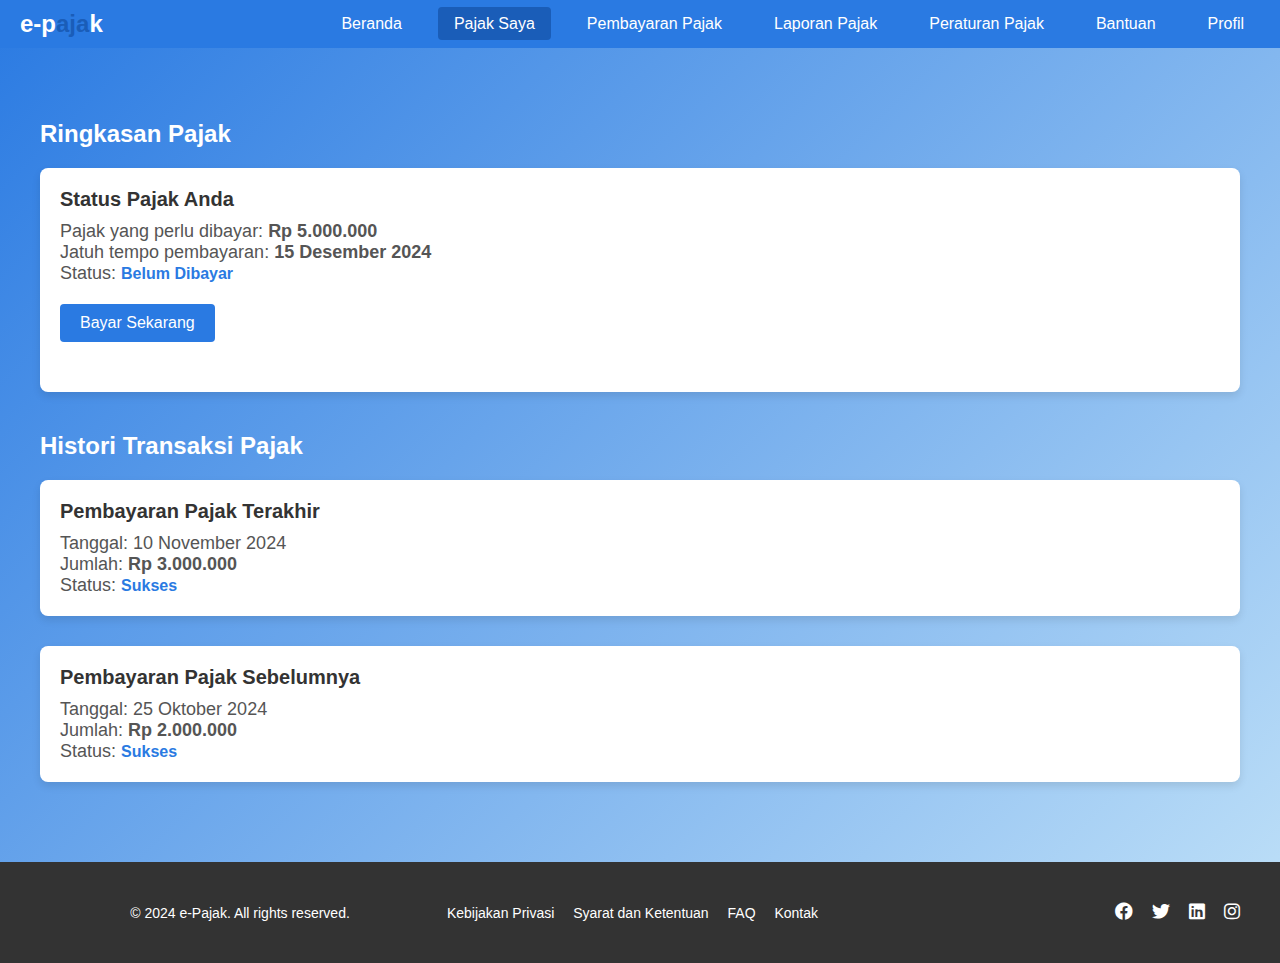
<file: pajak-saya.html>
<!DOCTYPE html>
<html lang="id">

<head>
    <meta charset="UTF-8">
    <meta name="viewport" content="width=device-width, initial-scale=1.0">
    <title>Pajak Saya - e-Pajak</title>
    <link rel="stylesheet" href="https://cdnjs.cloudflare.com/ajax/libs/font-awesome/6.0.0-beta3/css/all.min.css">
    <style>
        /* Gaya Global */
        * {
            margin: 0;
            padding: 0;
            box-sizing: border-box;
        }

        body {
            font-family: Arial, sans-serif;
            background: linear-gradient(135deg, #2a7ae2, #c0e1f8);
            color: #333;
        }

        /* Navbar */
        .navbar {
            width: 100%;
            background-color: #2a7ae2;
            padding: 10px 20px;
            display: flex;
            justify-content: space-between;
            align-items: center;
            position: fixed;
            top: 0;
            left: 0;
            z-index: 100;
        }

        /* Hamburger Icon */
        .hamburger {
            font-size: 28px;
            color: white;
            cursor: pointer;
            display: none;
        }

        .navbar-logo h1 {
            color: white;
            font-size: 24px;
        }

        /* Navbar Links */
        .navbar-links {
            list-style: none;
            display: flex;
            gap: 20px;
        }

        .navbar-links li {
            display: inline;
        }

        .navbar-links a {
            text-decoration: none;
            color: white;
            font-size: 16px;
            padding: 8px 16px;
            border-radius: 4px;
            transition: background-color 0.3s ease;
        }

        .navbar-links a:hover {
            background-color: #1a5db8;
        }

        .navbar-links .active {
            background-color: #1a5db8;
        }

        /* Sidebar */
        .sidebar {
            height: 100%;
            width: 0;
            position: fixed;
            top: 0;
            left: 0;
            background-color: #2a7ae2;
            overflow-x: hidden;
            transition: 0.5s;
            padding-top: 60px;
            z-index: 1000;
        }

        .sidebar a {
            padding: 10px 15px;
            text-decoration: none;
            font-size: 18px;
            color: white;
            display: block;
            transition: 0.3s;
        }

        .sidebar a:hover {
            background-color: #1a5db8;
        }

        .sidebar .close-btn {
            position: absolute;
            top: 10px;
            right: 20px;
            font-size: 36px;
            margin-left: 50px;
            color: white;
            text-decoration: none;
            cursor: pointer;
        }

        /* Konten Utama */
        .content {
            margin-top: 80px;
            padding: 40px;
        }

        .header-content h1 {
            font-size: 28px;
            margin-bottom: 10px;
        }

        .section {
            margin-bottom: 40px;
        }

        .section-title {
            font-size: 24px;
            margin-bottom: 20px;
            color: white;
        }

        .section p {
            font-size: 18px;
            color: #555;
        }

        .card {
            background-color: white;
            border-radius: 8px;
            box-shadow: 0 4px 8px rgba(0, 0, 0, 0.1);
            padding: 20px;
            margin-bottom: 30px;
        }

        .card-header {
            font-size: 20px;
            font-weight: bold;
            margin-bottom: 10px;
        }

        .card-content {
            font-size: 16px;
            color: #555;
        }

        .status {
            font-size: 16px;
            color: #2a7ae2;
            font-weight: bold;
        }

        .button {
            background-color: #2a7ae2;
            color: white;
            padding: 10px 20px;
            font-size: 16px;
            text-decoration: none;
            border-radius: 4px;
            transition: background-color 0.3s ease;
            display: inline-block;
            margin-top: 20px;
            margin-bottom: 30px;
        }

        .button:hover {
            background-color: #1a5db8;
        }

        /* Footer Styling */
        footer {
            background-color: #333;
            color: white;
            padding: 40px 20px;
            text-align: center;
            font-size: 14px;
        }

        .footer-content {
            display: flex;
            justify-content: space-between;
            align-items: center;
            max-width: 1200px;
            margin: 0 auto;
        }

        .footer-left,
        .footer-middle,
        .footer-right {
            flex: 1;
        }

        .footer-left p {
            margin: 0;
        }

        .footer-middle ul {
            list-style-type: none;
            padding: 0;
            text-align: center;
        }

        .footer-middle ul li {
            display: inline-block;
            margin-right: 15px;
        }

        .footer-middle ul li a {
            text-decoration: none;
            color: white;
            font-size: 14px;
            transition: color 0.3s ease;
        }

        .footer-middle ul li a:hover {
            color: #2a7ae2;
        }

        .footer-right .social-media {
            text-align: right;
        }

        .footer-right .social-media a {
            margin-left: 15px;
            color: white;
            font-size: 18px;
            text-decoration: none;
        }

        .footer-right .social-media a:hover {
            color: #2a7ae2;
        }

        /* Media Query untuk tampilan responsif */
        @media (max-width: 768px) {
            .navbar-links {
                display: none;
            }

            .hamburger {
                display: block;
            }

            .sidebar {
                display: block;
            }

            .footer-content {
                flex-direction: column;
                text-align: center;
            }

            .footer-middle ul {
                margin-top: 15px;
            }

            .footer-right {
                margin-top: 15px;
            }
        }
    </style>
</head>

<body>
    <!-- Navbar -->
    <nav class="navbar">
        <!-- Tombol Hamburger (untuk layar kecil) -->
        <span class="hamburger" onclick="openSidebar()">&#9776;</span>

        <!-- Logo e-Pajak -->
        <div class="navbar-logo">
            <h1>e-p<span style="color: #1a5db8;">aja</span>k</h1>
        </div>

        <!-- Link Navigasi (untuk layar besar) -->
        <ul class="navbar-links">
            <li><a href="dashboard.html">Beranda</a></li>
            <li><a href="pajak-saya.html" class="active">Pajak Saya</a></li>
            <li><a href="pembayaran-pajak.html">Pembayaran Pajak</a></li>
            <li><a href="laporan-pajak.html">Laporan Pajak</a></li>
            <li><a href="peraturan-pajak.html">Peraturan Pajak</a></li>
            <li><a href="bantuan-pajak.html">Bantuan</a></li>
            <li><a href="profil-page.html">Profil</a></li>
        </ul>
    </nav>

    <!-- Sidebar -->
    <div id="sidebar" class="sidebar">
        <a href="javascript:void(0)" class="close-btn" onclick="closeSidebar()">&times;</a>
        <a href="dashboard.html">Beranda</a>
        <a href="pajak-saya.html" class="active">Pajak Saya</a>
        <a href="pembayaran-pajak.html">Pembayaran Pajak</a>
        <a href="laporan-pajak.html">Laporan Pajak</a>
        <a href="peraturan-pajak.html">Peraturan Pajak</a>
        <a href="bantuan-pajak.html">Bantuan</a>
        <a href="profil-page.html">Profil</a>
        <a href="index.html">Tombol Keluar</a>
    </div>

    <!-- Konten Pajak Saya -->
    <div class="content">
        <div class="section">
            <h1 class="section-title">Ringkasan Pajak</h1>
            <div class="card">
                <div class="card-header">Status Pajak Anda</div>
                <div class="card-content">
                    <p>Pajak yang perlu dibayar: <strong>Rp 5.000.000</strong></p>
                    <p>Jatuh tempo pembayaran: <strong>15 Desember 2024</strong></p>
                    <p>Status: <span class="status">Belum Dibayar</span></p>
                </div>
                <a href="pembayaran-pajak.html" class="button">Bayar Sekarang</a>
            </div>
        </div>

        <div class="section">
            <h1 class="section-title">Histori Transaksi Pajak</h1>
            <div class="card">
                <div class="card-header">Pembayaran Pajak Terakhir</div>
                <div class="card-content">
                    <p>Tanggal: 10 November 2024</p>
                    <p>Jumlah: <strong>Rp 3.000.000</strong></p>
                    <p>Status: <span class="status">Sukses</span></p>
                </div>
            </div>

            <div class="card">
                <div class="card-header">Pembayaran Pajak Sebelumnya</div>
                <div class="card-content">
                    <p>Tanggal: 25 Oktober 2024</p>
                    <p>Jumlah: <strong>Rp 2.000.000</strong></p>
                    <p>Status: <span class="status">Sukses</span></p>
                </div>
            </div>
        </div>
    </div>

    <!-- Footer -->
    <footer>
        <div class="footer-content">
            <div class="footer-left">
                <p>&copy; 2024 e-Pajak. All rights reserved.</p>
            </div>
            <div class="footer-middle">
                <ul>
                    <li><a href="privacy-policy.html">Kebijakan Privasi</a></li>
                    <li><a href="terms.html">Syarat dan Ketentuan</a></li>
                    <li><a href="faq.html">FAQ</a></li>
                    <li><a href="contact.html">Kontak</a></li>
                </ul>
            </div>
            <div class="footer-right">
                <div class="social-media">
                    <a href="https://facebook.com/epajak" target="_blank"><i class="fab fa-facebook"></i></a>
                    <a href="https://twitter.com/epajak" target="_blank"><i class="fab fa-twitter"></i></a>
                    <a href="https://linkedin.com/company/epajak" target="_blank"><i class="fab fa-linkedin"></i></a>
                    <a href="https://instagram.com/epajak" target="_blank"><i class="fab fa-instagram"></i></a>
                </div>
            </div>
        </div>
    </footer>

    <script>
        // Fungsi untuk membuka sidebar
        function openSidebar() {
            document.getElementById("sidebar").style.width = "250px";
        }

        // Fungsi untuk menutup sidebar
        function closeSidebar() {
            document.getElementById("sidebar").style.width = "0";
        }
    </script>
</body>

</html>
</file>
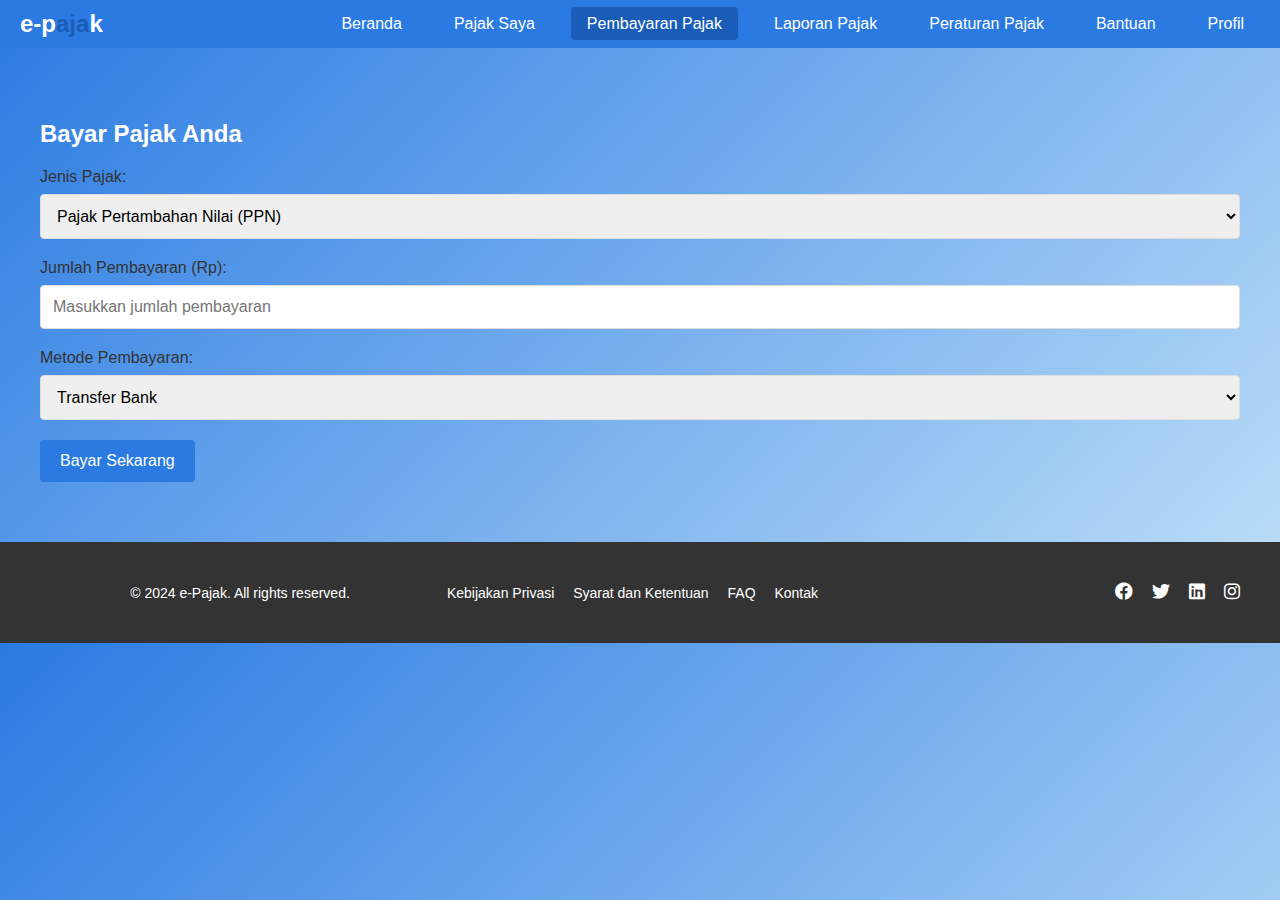
<file: pembayaran-pajak.html>
<!DOCTYPE html>
<html lang="id">

<head>
    <meta charset="UTF-8">
    <meta name="viewport" content="width=device-width, initial-scale=1.0">
    <title>Bayar Pajak - e-Pajak</title>
    <!-- Menyertakan Font Awesome untuk ikon -->
    <link rel="stylesheet" href="https://cdnjs.cloudflare.com/ajax/libs/font-awesome/6.0.0-beta3/css/all.min.css">
    <style>
        /* Gaya Global */
        * {
            margin: 0;
            padding: 0;
            box-sizing: border-box;
        }

        body {
            font-family: Arial, sans-serif;
            background: linear-gradient(135deg, #2a7ae2, #c0e1f8);
            color: #333;
        }

        /* Navbar */
        .navbar {
            width: 100%;
            background-color: #2a7ae2;
            padding: 10px 20px;
            display: flex;
            justify-content: space-between;
            align-items: center;
            position: fixed;
            top: 0;
            left: 0;
            z-index: 100;
        }

        /* Hamburger Icon */
        .hamburger {
            font-size: 28px;
            color: white;
            cursor: pointer;
            display: none;
        }

        .navbar-logo h1 {
            color: white;
            font-size: 24px;
        }

        /* Navbar Links */
        .navbar-links {
            list-style: none;
            display: flex;
            gap: 20px;
        }

        .navbar-links li {
            display: inline;
        }

        .navbar-links a {
            text-decoration: none;
            color: white;
            font-size: 16px;
            padding: 8px 16px;
            border-radius: 4px;
            transition: background-color 0.3s ease;
        }

        .navbar-links a:hover {
            background-color: #1a5db8;
        }

        .navbar-links .active {
            background-color: #1a5db8;
        }

        /* Sidebar */
        .sidebar {
            height: 100%;
            width: 0;
            position: fixed;
            top: 0;
            left: 0;
            background-color: #2a7ae2;
            overflow-x: hidden;
            transition: 0.5s;
            padding-top: 60px;
            z-index: 1000;
        }

        .sidebar a {
            padding: 10px 15px;
            text-decoration: none;
            font-size: 18px;
            color: white;
            display: block;
            transition: 0.3s;
        }

        .sidebar a:hover {
            background-color: #1a5db8;
        }

        .sidebar .close-btn {
            position: absolute;
            top: 10px;
            right: 20px;
            font-size: 36px;
            margin-left: 50px;
            color: white;
            text-decoration: none;
            cursor: pointer;
        }

        /* Konten Utama */
        .content {
            margin-top: 80px;
            padding: 40px;
        }

        .section-title {
            font-size: 24px;
            margin-bottom: 20px;
            color: white;
        }

        .form-group {
            margin-bottom: 20px;
        }

        .form-group label {
            font-size: 16px;
            margin-bottom: 8px;
            display: block;
        }

        .form-group input,
        .form-group select {
            width: 100%;
            padding: 12px;
            font-size: 16px;
            border: 1px solid #ddd;
            border-radius: 4px;
        }

        .form-group input[type="number"]:focus,
        .form-group select:focus {
            border-color: #2a7ae2;
        }

        .button {
            background-color: #2a7ae2;
            color: white;
            padding: 12px 20px;
            font-size: 16px;
            text-decoration: none;
            border-radius: 4px;
            transition: background-color 0.3s ease;
            display: inline-block;
            border: none;
        }

        .button:hover {
            background-color: #1a5db8;
        }

        /* Footer Styling */
        footer {
            background-color: #333;
            /* Warna latar belakang footer */
            color: white;
            padding: 40px 20px;
            text-align: center;
            font-size: 14px;
        }

        .footer-content {
            display: flex;
            justify-content: space-between;
            align-items: center;
            max-width: 1200px;
            margin: 0 auto;
        }

        .footer-left,
        .footer-middle,
        .footer-right {
            flex: 1;
        }

        .footer-left p {
            margin: 0;
        }

        .footer-middle ul {
            list-style-type: none;
            padding: 0;
            text-align: center;
        }

        .footer-middle ul li {
            display: inline-block;
            margin-right: 15px;
        }

        .footer-middle ul li a {
            text-decoration: none;
            color: white;
            font-size: 14px;
            transition: color 0.3s ease;
        }

        .footer-middle ul li a:hover {
            color: #2a7ae2;
            /* Highlight when hover */
        }

        .footer-right .social-media {
            text-align: right;
        }

        .footer-right .social-media a {
            margin-left: 15px;
            color: white;
            font-size: 18px;
            text-decoration: none;
        }

        .footer-right .social-media a:hover {
            color: #2a7ae2;
            /* Highlight when hover */
        }

        /* Media Query untuk tampilan responsif */
        @media (max-width: 768px) {
            .navbar-links {
                display: none;
            }

            .hamburger {
                display: block;
            }

            .sidebar {
                display: block;
            }

            .footer-content {
                flex-direction: column;
                text-align: center;
            }

            .footer-middle ul {
                margin-top: 15px;
            }

            .footer-right {
                margin-top: 15px;
            }
        }

        .hidden {
            display: none;
        }
    </style>
</head>

<body>
    <!-- Navbar -->
    <nav class="navbar">
        <!-- Tombol Hamburger (untuk layar kecil) -->
        <span class="hamburger" onclick="openSidebar()">&#9776;</span>

        <!-- Logo e-Pajak -->
        <div class="navbar-logo">
            <h1>e-p<span style="color: #1a5db8;">aja</span>k</h1>
        </div>

        <!-- Link Navigasi (untuk layar besar) -->
        <ul class="navbar-links">
            <li><a href="dashboard.html">Beranda</a></li>
            <li><a href="pajak-saya.html">Pajak Saya</a></li>
            <li><a href="pembayaran-pajak.html" class="active">Pembayaran Pajak</a></li>
            <li><a href="laporan-pajak.html">Laporan Pajak</a></li>
            <li><a href="peraturan-pajak.html">Peraturan Pajak</a></li>
            <li><a href="bantuan-pajak.html">Bantuan</a></li>
            <li><a href="profil-page.html">Profil</a></li>
        </ul>
    </nav>

    <!-- Sidebar -->
    <div id="sidebar" class="sidebar">
        <a href="javascript:void(0)" class="close-btn" onclick="closeSidebar()">&times;</a>
        <a href="dashboard.html">Beranda</a>
        <a href="pajak-saya.html" >Pajak Saya</a>
        <a href="pembayaran-pajak.html" class="active">Pembayaran Pajak</a>
        <a href="laporan-pajak.html">Laporan Pajak</a>
        <a href="peraturan-pajak.html">Peraturan Pajak</a>
        <a href="bantuan-pajak.html">Bantuan</a>
        <a href="profil-page.html">Profil</a>
        <a href="index.html">Tombol Keluar</a>
    </div>

    <!-- Form Pembayaran Pajak -->
    <div class="content">
        <h1 class="section-title">Bayar Pajak Anda</h1>

        <form action="#" method="POST">
            <!-- Pilih Jenis Pajak -->
            <div class="form-group">
                <label for="jenis-pajak">Jenis Pajak:</label>
                <select id="jenis-pajak" name="jenis_pajak" required onchange="updateAmount()">
                    <option value="ppn">Pajak Pertambahan Nilai (PPN)</option>
                    <option value="pph">Pajak Penghasilan (PPh)</option>
                    <option value="pbb">Pajak Bumi dan Bangunan (PBB)</option>
                    <option value="pph21">PPh Pasal 21 (Pajak Penghasilan Karyawan)</option>
                    <option value="pbbkb">Pajak Bea Balik Nama Kendaraan Bermotor (PBBKB)</option>
                    <option value="pajak-lainnya">Pajak Lainnya</option>
                </select>
            </div>

            <!-- Nominal Pembayaran -->
            <div class="form-group">
                <label for="jumlah-pembayaran">Jumlah Pembayaran (Rp):</label>
                <input type="number" id="jumlah-pembayaran" name="jumlah_pembayaran"
                    placeholder="Masukkan jumlah pembayaran" required readonly>
            </div>

            <!-- Metode Pembayaran -->
            <div class="form-group">
                <label for="metode-pembayaran">Metode Pembayaran:</label>
                <select id="metode-pembayaran" name="metode_pembayaran" required onchange="togglePaymentOptions()">
                    <option value="transfer">Transfer Bank</option>
                    <option value="kredit">Kartu Kredit</option>
                    <option value="e-wallet">E-Wallet</option>
                </select>
            </div>

            <!-- Pilihan Bank -->
            <div id="bank-options" class="form-group hidden">
                <label for="bank">Pilih Bank:</label>
                <select id="bank" name="bank">
                    <option value="bca">BCA</option>
                    <option value="mandiri">Bank Mandiri</option>
                    <option value="bni">BNI</option>
                    <option value="bri">Bank BRI</option>
                    <option value="cimb">CIMB Niaga</option>
                </select>
            </div>

            <!-- Pilihan E-Wallet -->
            <div id="ewallet-options" class="form-group hidden">
                <label for="ewallet">Pilih E-Wallet:</label>
                <select id="ewallet" name="ewallet">
                    <option value="gopay">GoPay</option>
                    <option value="ovo">OVO</option>
                    <option value="dana">DANA</option>
                    <option value="linkaja">LinkAja</option>
                </select>
            </div>

            <!-- Pilihan Kartu Kredit -->
            <div id="credit-card-options" class="form-group hidden">
                <label for="credit-card">Pilih Kartu Kredit:</label>
                <select id="credit-card" name="credit_card">
                    <option value="bca">Kartu Kredit BCA</option>
                    <option value="mandiri">Kartu Kredit Mandiri</option>
                    <option value="cimb">Kartu Kredit CIMB Niaga</option>
                    <option value="bri">Kartu Kredit BRI</option>
                </select>
            </div>

            <!-- Tombol Pembayaran -->
            <div class="form-group">
                <button type="submit" class="button">Bayar Sekarang</button>
            </div>
        </form>
    </div>

    <!-- Footer -->
    <footer>
        <div class="footer-content">
            <div class="footer-left">
                <p>&copy; 2024 e-Pajak. All rights reserved.</p>
            </div>
            <div class="footer-middle">
                <ul>
                    <li><a href="privacy-policy.html">Kebijakan Privasi</a></li>
                    <li><a href="terms.html">Syarat dan Ketentuan</a></li>
                    <li><a href="faq.html">FAQ</a></li>
                    <li><a href="contact.html">Kontak</a></li>
                </ul>
            </div>
            <div class="footer-right">
                <div class="social-media">
                    <a href="https://facebook.com/epajak" target="_blank"><i class="fab fa-facebook"></i></a>
                    <a href="https://twitter.com/epajak" target="_blank"><i class="fab fa-twitter"></i></a>
                    <a href="https://linkedin.com/company/epajak" target="_blank"><i class="fab fa-linkedin"></i></a>
                    <a href="https://instagram.com/epajak" target="_blank"><i class="fab fa-instagram"></i></a>
                </div>
            </div>
        </div>
    </footer>

    <script>
        // Fungsi untuk menampilkan dropdown yang sesuai berdasarkan pilihan metode pembayaran
        function togglePaymentOptions() {
            const method = document.getElementById('metode-pembayaran').value;
            document.getElementById('bank-options').classList.add('hidden');
            document.getElementById('ewallet-options').classList.add('hidden');
            document.getElementById('credit-card-options').classList.add('hidden');

            if (method === 'transfer') {
                document.getElementById('bank-options').classList.remove('hidden');
            } else if (method === 'e-wallet') {
                document.getElementById('ewallet-options').classList.remove('hidden');
            } else if (method === 'kredit') {
                document.getElementById('credit-card-options').classList.remove('hidden');
            }
        }

        // Fungsi untuk mengupdate nominal pembayaran berdasarkan jenis pajak yang dipilih
        function updateAmount() {
            const jenisPajak = document.getElementById('jenis-pajak').value;
            const jumlahPembayaranInput = document.getElementById('jumlah-pembayaran');

            let jumlahPembayaran = 0;

            // Menentukan nominal berdasarkan jenis pajak
            switch (jenisPajak) {
                case 'ppn':
                    jumlahPembayaran = 100000; // contoh nominal PPN
                    break;
                case 'pph':
                    jumlahPembayaran = 150000; // contoh nominal PPh
                    break;
                case 'pbb':
                    jumlahPembayaran = 200000; // contoh nominal PBB
                    break;
                case 'pph21':
                    jumlahPembayaran = 120000; // contoh nominal PPh 21
                    break;
                case 'pbbkb':
                    jumlahPembayaran = 50000; // contoh nominal PBBKB
                    break;
                default:
                    jumlahPembayaran = 0; // Pajak Lainnya
            }

            // Menampilkan nominal pada input
            jumlahPembayaranInput.value = jumlahPembayaran;
        }

        // Fungsi untuk membuka sidebar
        function openSidebar() {
            document.getElementById("sidebar").style.width = "250px";
        }

        // Fungsi untuk menutup sidebar
        function closeSidebar() {
            document.getElementById("sidebar").style.width = "0";
        }
    </script>

</body>

</html>
</file>
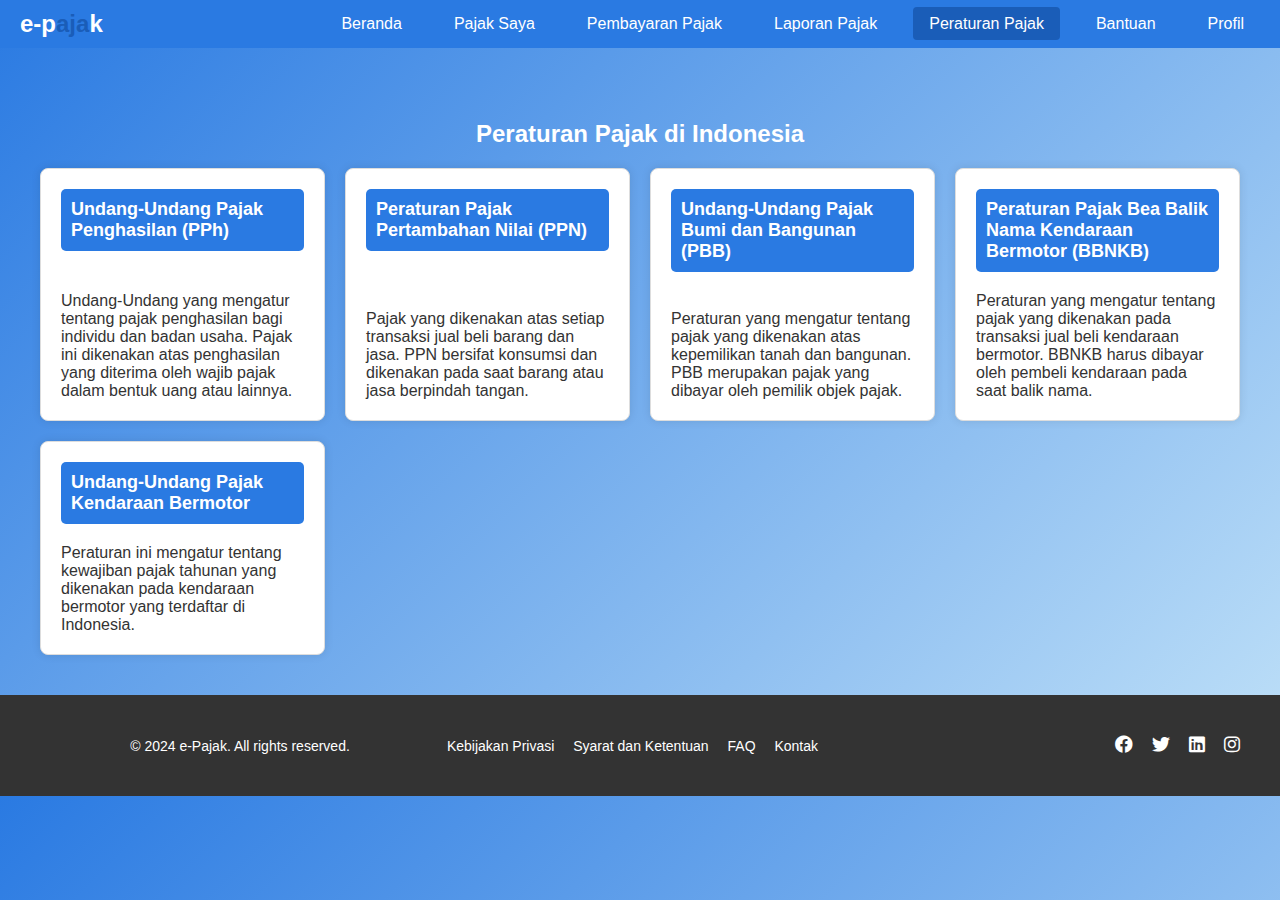
<file: peraturan-pajak.html>
<!DOCTYPE html>
<html lang="id">

<head>
    <meta charset="UTF-8">
    <meta name="viewport" content="width=device-width, initial-scale=1.0">
    <title>Peraturan Pajak - e-Pajak</title>
    <link rel="stylesheet" href="https://cdnjs.cloudflare.com/ajax/libs/font-awesome/6.0.0-beta3/css/all.min.css">
    <style>
        * {
            margin: 0;
            padding: 0;
            box-sizing: border-box;
        }

        body {
            font-family: Arial, sans-serif;
            background: linear-gradient(135deg, #2a7ae2, #c0e1f8);
            color: #333;
        }

        /* Navbar */
        .navbar {
            width: 100%;
            background-color: #2a7ae2;
            padding: 10px 20px;
            display: flex;
            justify-content: space-between;
            align-items: center;
            position: fixed;
            top: 0;
            left: 0;
            z-index: 100;
        }

        /* Hamburger Icon */
        .hamburger {
            font-size: 28px;
            color: white;
            cursor: pointer;
            display: none;
        }

        .navbar-logo h1 {
            color: white;
            font-size: 24px;
        }

        /* Navbar Links */
        .navbar-links {
            list-style: none;
            display: flex;
            gap: 20px;
        }

        .navbar-links li {
            display: inline;
        }

        .navbar-links a {
            text-decoration: none;
            color: white;
            font-size: 16px;
            padding: 8px 16px;
            border-radius: 4px;
            transition: background-color 0.3s ease;
        }

        .navbar-links a:hover {
            background-color: #1a5db8;
        }

        .navbar-links .active {
            background-color: #1a5db8;
        }

        /* Sidebar */
        .sidebar {
            height: 100%;
            width: 0;
            position: fixed;
            top: 0;
            left: 0;
            background-color: #2a7ae2;
            overflow-x: hidden;
            transition: 0.5s;
            padding-top: 60px;
            z-index: 1000;
        }

        .sidebar a {
            padding: 10px 15px;
            text-decoration: none;
            font-size: 18px;
            color: white;
            display: block;
            transition: 0.3s;
        }

        .sidebar a:hover {
            background-color: #1a5db8;
        }

        .sidebar .close-btn {
            position: absolute;
            top: 10px;
            right: 20px;
            font-size: 36px;
            margin-left: 50px;
            color: white;
            text-decoration: none;
            cursor: pointer;
        }

        /* Konten Utama */
        .content {
            margin-top: 80px;
            padding: 40px;
        }

        .section-title {
            font-size: 24px;
            margin-bottom: 20px;
            text-align: center;
            color: white;
        }

        /* Grid Layout */
        .peraturan-list {
            display: grid;
            grid-template-columns: repeat(4, 1fr);
            /* 4 columns */
            gap: 20px;
            list-style: none;
            padding: 0;
        }

        /* Item Peraturan */
        .peraturan-item {
            background-color: #fff;
            border: 1px solid #ddd;
            border-radius: 8px;
            padding: 20px;
            box-shadow: 0 0 10px rgba(0, 0, 0, 0.1);
            display: flex;
            flex-direction: column;
            justify-content: space-between;
        }

        .peraturan-title {
            font-size: 18px;
            font-weight: bold;
            background-color: #2a7ae2;
            /* Blue background */
            color: white;
            /* White text color for contrast */
            padding: 10px;
            /* Add some padding around the title */
            border-radius: 5px;
            /* Optional: rounded corners */
            margin-bottom: 10px;
            /* Space between title and description */
        }

        .peraturan-description {
            font-size: 16px;
            margin-top: 10px;
        }

        .peraturan-item a {
            color: #ffffff;
            text-decoration: none;
        }

        .peraturan-item a:hover {
            text-decoration: underline;
        }

        /* Footer Styling */
        footer {
            background-color: #333;
            /* Warna latar belakang footer */
            color: white;
            padding: 40px 20px;
            text-align: center;
            font-size: 14px;
            margin-top: auto;
        }

        .footer-content {
            display: flex;
            justify-content: space-between;
            align-items: center;
            max-width: 1200px;
            margin: 0 auto;
        }

        .footer-left,
        .footer-middle,
        .footer-right {
            flex: 1;
        }

        .footer-left p {
            margin: 0;
        }

        .footer-middle ul {
            list-style-type: none;
            padding: 0;
            text-align: center;
        }

        .footer-middle ul li {
            display: inline-block;
            margin-right: 15px;
        }

        .footer-middle ul li a {
            text-decoration: none;
            color: white;
            font-size: 14px;
            transition: color 0.3s ease;
        }

        .footer-middle ul li a:hover {
            color: #2a7ae2;
            /* Highlight when hover */
        }

        .footer-right .social-media {
            text-align: right;
        }

        .footer-right .social-media a {
            margin-left: 15px;
            color: white;
            font-size: 18px;
            text-decoration: none;
        }

        .footer-right .social-media a:hover {
            color: #2a7ae2;
            /* Highlight when hover */
        }

        /* Responsiveness for mobile devices */
        @media (max-width: 768px) {
            .peraturan-list {
                grid-template-columns: repeat(2, 1fr);
                /* 2 columns for medium screens */
            }
        }

        @media (max-width: 480px) {
            .peraturan-list {
                grid-template-columns: 1fr;
                /* 1 column for small screens */
            }

            /* Adjust padding and margins for peraturan items */
            .peraturan-item {
                padding: 15px;
            }

            .peraturan-title {
                font-size: 16px;
                /* Smaller font size for mobile */
            }

            .peraturan-description {
                font-size: 14px;
                /* Smaller font size for mobile */
            }
        }

       /* Media Query untuk tampilan responsif */
       @media (max-width: 768px) {
            .navbar-links {
                display: none;
            }

            .hamburger {
                display: block;
            }

            .sidebar {
                display: block;
            }

            .footer-content {
                flex-direction: column;
                text-align: center;
            }

            .footer-middle ul {
                margin-top: 15px;
            }

            .footer-right {
                margin-top: 15px;
            }
        }

    </style>
</head>

<body>
    <!-- Navbar -->
    <nav class="navbar">
        <!-- Tombol Hamburger (untuk layar kecil) -->
        <span class="hamburger" onclick="openSidebar()">&#9776;</span>

        <!-- Logo e-Pajak -->
        <div class="navbar-logo">
            <h1>e-p<span style="color: #1a5db8;">aja</span>k</h1>
        </div>

        <!-- Link Navigasi (untuk layar besar) -->
        <ul class="navbar-links">
            <li><a href="dashboard.html">Beranda</a></li>
            <li><a href="pajak-saya.html">Pajak Saya</a></li>
            <li><a href="pembayaran-pajak.html">Pembayaran Pajak</a></li>
            <li><a href="laporan-pajak.html">Laporan Pajak</a></li>
            <li><a href="peraturan-pajak.html" class="active">Peraturan Pajak</a></li>
            <li><a href="bantuan-pajak.html">Bantuan</a></li>
            <li><a href="profil-page.html">Profil</a></li>
        </ul>
    </nav>

    <!-- Sidebar -->
    <div id="sidebar" class="sidebar">
        <a href="javascript:void(0)" class="close-btn" onclick="closeSidebar()">&times;</a>
        <a href="dashboard.html">Beranda</a>
        <a href="pajak-saya.html">Pajak Saya</a>
        <a href="pembayaran-pajak.html">Pembayaran Pajak</a>
        <a href="laporan-pajak.html">Laporan Pajak</a>
        <a href="peraturan-pajak.html" class="active">Peraturan Pajak</a>
        <a href="bantuan-pajak.html">Bantuan</a>
        <a href="profil-page.html">Profil</a>
        <a href="index.html">Tombol Keluar</a>
    </div>

    <!-- Konten Peraturan Pajak -->
    <div class="content">
        <h1 class="section-title">Peraturan Pajak di Indonesia</h1>

        <ul class="peraturan-list">
            <!-- Peraturan Pajak 1 -->
            <li class="peraturan-item">
                <div class="peraturan-title">
                    <a href="https://www.kemenkeu.go.id/en/regulation/peraturan-pajak-1/" target="_blank">
                        Undang-Undang Pajak Penghasilan (PPh)
                    </a>
                </div>
                <div class="peraturan-description">
                    Undang-Undang yang mengatur tentang pajak penghasilan bagi individu dan badan usaha. Pajak ini
                    dikenakan atas penghasilan yang diterima oleh wajib pajak dalam bentuk uang atau lainnya.
                </div>
            </li>

            <!-- Peraturan Pajak 2 -->
            <li class="peraturan-item">
                <div class="peraturan-title">
                    <a href="https://www.kemenkeu.go.id/en/regulation/peraturan-pajak-2/" target="_blank">
                        Peraturan Pajak Pertambahan Nilai (PPN)
                    </a>
                </div>
                <div class="peraturan-description">
                    Pajak yang dikenakan atas setiap transaksi jual beli barang dan jasa. PPN bersifat konsumsi dan
                    dikenakan pada saat barang atau jasa berpindah tangan.
                </div>
            </li>

            <!-- Peraturan Pajak 3 -->
            <li class="peraturan-item">
                <div class="peraturan-title">
                    <a href="https://www.kemenkeu.go.id/en/regulation/peraturan-pajak-3/" target="_blank">
                        Undang-Undang Pajak Bumi dan Bangunan (PBB)
                    </a>
                </div>
                <div class="peraturan-description">
                    Peraturan yang mengatur tentang pajak yang dikenakan atas kepemilikan tanah dan bangunan. PBB
                    merupakan pajak yang dibayar oleh pemilik objek pajak.
                </div>
            </li>

            <!-- Peraturan Pajak 4 -->
            <li class="peraturan-item">
                <div class="peraturan-title">
                    <a href="https://www.kemenkeu.go.id/en/regulation/peraturan-pajak-4/" target="_blank">
                        Peraturan Pajak Bea Balik Nama Kendaraan Bermotor (BBNKB)
                    </a>
                </div>
                <div class="peraturan-description">
                    Peraturan yang mengatur tentang pajak yang dikenakan pada transaksi jual beli kendaraan bermotor.
                    BBNKB harus dibayar oleh pembeli kendaraan pada saat balik nama.
                </div>
            </li>

            <!-- Peraturan Pajak 5 -->
            <li class="peraturan-item">
                <div class="peraturan-title">
                    <a href="https://www.kemenkeu.go.id/en/regulation/peraturan-pajak-5/" target="_blank">
                        Undang-Undang Pajak Kendaraan Bermotor
                    </a>
                </div>
                <div class="peraturan-description">
                    Peraturan ini mengatur tentang kewajiban pajak tahunan yang dikenakan pada kendaraan bermotor yang
                    terdaftar di Indonesia.
                </div>
            </li>

        </ul>
    </div>

    <!-- Footer -->
    <footer>
        <div class="footer-content">
            <div class="footer-left">
                <p>&copy; 2024 e-Pajak. All rights reserved.</p>
            </div>
            <div class="footer-middle">
                <ul>
                    <li><a href="privacy-policy.html">Kebijakan Privasi</a></li>
                    <li><a href="terms.html">Syarat dan Ketentuan</a></li>
                    <li><a href="faq.html">FAQ</a></li>
                    <li><a href="contact.html">Kontak</a></li>
                </ul>
            </div>
            <div class="footer-right">
                <div class="social-media">
                    <a href="https://facebook.com/epajak" target="_blank"><i class="fab fa-facebook"></i></a>
                    <a href="https://twitter.com/epajak" target="_blank"><i class="fab fa-twitter"></i></a>
                    <a href="https://linkedin.com/company/epajak" target="_blank"><i class="fab fa-linkedin"></i></a>
                    <a href="https://instagram.com/epajak" target="_blank"><i class="fab fa-instagram"></i></a>
                </div>
            </div>
        </div>
    </footer>

    <script>
        // Fungsi untuk membuka sidebar
        function openSidebar() {
            document.getElementById("sidebar").style.width = "250px";
        }

        // Fungsi untuk menutup sidebar
        function closeSidebar() {
            document.getElementById("sidebar").style.width = "0";
        }
    </script>
</body>

</html>
</file>
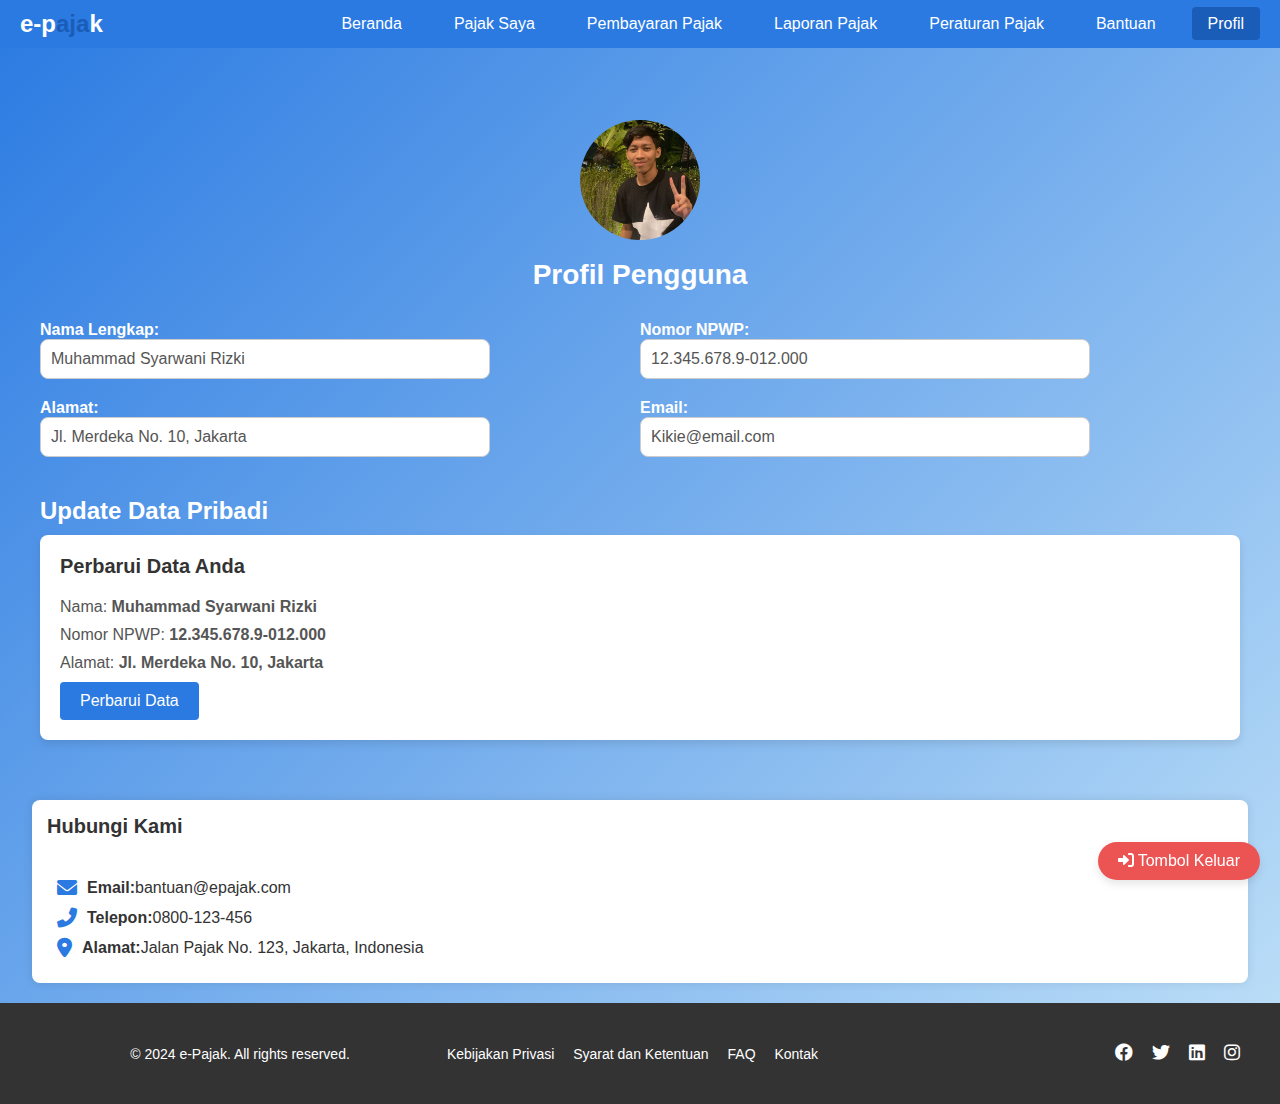
<file: profil-page.html>
<!DOCTYPE html>
<html lang="id">

<head>
    <meta charset="UTF-8">
    <meta name="viewport" content="width=device-width, initial-scale=1.0">
    <title>Profil Pengguna - e-Pajak</title>
    <link rel="stylesheet" href="https://cdnjs.cloudflare.com/ajax/libs/font-awesome/6.0.0-beta3/css/all.min.css">
    <style>
        /* Gaya Global */
        * {
            margin: 0;
            padding: 0;
            box-sizing: border-box;
        }

        body {
            font-family: Arial, sans-serif;
            background: linear-gradient(135deg, #2a7ae2, #c0e1f8);
            color: #333;
        }

        /* Navbar */
        .navbar {
            width: 100%;
            background-color: #2a7ae2;
            padding: 10px 20px;
            display: flex;
            justify-content: space-between;
            align-items: center;
            position: fixed;
            top: 0;
            left: 0;
            z-index: 100;
        }

        /* Hamburger Icon */
        .hamburger {
            font-size: 28px;
            color: white;
            cursor: pointer;
            display: none;
        }

        .navbar-logo h1 {
            color: white;
            font-size: 24px;
        }

        /* Navbar Links */
        .navbar-links {
            list-style: none;
            display: flex;
            gap: 20px;
        }

        .navbar-links li {
            display: inline;
        }

        .navbar-links a {
            text-decoration: none;
            color: white;
            font-size: 16px;
            padding: 8px 16px;
            border-radius: 4px;
            transition: background-color 0.3s ease;
        }

        .navbar-links a:hover {
            background-color: #1a5db8;
        }

        .navbar-links .active {
            background-color: #1a5db8;
        }

        /* Sidebar */
        .sidebar {
            height: 100%;
            width: 0;
            position: fixed;
            top: 0;
            left: 0;
            background-color: #2a7ae2;
            overflow-x: hidden;
            transition: 0.5s;
            padding-top: 60px;
            z-index: 1000;
        }

        .sidebar a {
            padding: 10px 15px;
            text-decoration: none;
            font-size: 18px;
            color: white;
            display: block;
            transition: 0.3s;
        }

        .sidebar a:hover {
            background-color: #1a5db8;
        }

        .sidebar .close-btn {
            position: absolute;
            top: 10px;
            right: 20px;
            font-size: 36px;
            margin-left: 50px;
            color: white;
            text-decoration: none;
            cursor: pointer;
        }

        /* Konten Profil */
        .content {
            margin-top: 80px;
            /* Memberi jarak agar konten tidak tertutup navbar */
            padding: 40px;
        }

        .profile-header {
            text-align: center;
            margin-bottom: 30px;
        }

        .profile-header h2 {
            font-size: 28px;
            color: white;
        }

        .profile-header p {
            font-size: 18px;
            color: #555;
        }

        /* Foto Profil */
        .profile-header img {
            width: 120px;
            height: 120px;
            border-radius: 50%;
            object-fit: cover;
            margin-bottom: 15px;
        }

        /* Styling Kotak untuk Informasi Pribadi */
        .profile-info {
            display: flex;
            justify-content: space-between;
            margin-bottom: 20px;
            color: white;
        }

        .profile-info div {
            width: 75%;
        }

        .profile-info label {
            font-size: 16px;
            font-weight: bold;
        }

        .profile-info .info-box {
            background-color: #fff;
            border: 1px solid #ccc;
            padding: 10px;
            border-radius: 8px;
            font-size: 16px;
            color: #555;
        }

        /* Styling untuk bagian Update Data */
        .section {
            margin-top: 40px;
        }

        .section-title {
            font-size: 24px;
            color: white;
            margin-bottom: 10px;
        }

        .card {
            background-color: #fff;
            border-radius: 8px;
            box-shadow: 0 4px 8px rgba(0, 0, 0, 0.1);
            padding: 20px;
        }

        .card-header {
            font-size: 20px;
            font-weight: bold;
            color: #333;
            margin-bottom: 20px;
        }

        .card-content p {
            font-size: 16px;
            color: #555;
            margin-bottom: 10px;
        }

        .button {
            display: inline-block;
            padding: 10px 20px;
            background-color: #2a7ae2;
            color: white;
            text-decoration: none;
            border-radius: 4px;
            font-size: 16px;
            transition: background-color 0.3s;
            border: none;
        }

        .button:hover {
            background-color: #1a5db8;
        }

        /* Styling untuk bagian Hubungi Kami */
        .contact-info {
            margin-top: 20px;
            margin-bottom: 20px;
            padding: 15px;
            background-color: #fff;
            border-radius: 8px;
            box-shadow: 0 0 10px rgba(0, 0, 0, 0.1);
            display: flex;
            flex-direction: column;
            gap: 15px;
            width: 100%;
            max-width: 95%;
            margin-left: auto;
            margin-right: auto;
        }

        .contact-info h3 {
            font-size: 20px;
            color: #333;
            margin-bottom: 15px;
        }

        .contact-info ul {
            list-style: none;
            padding-left: 0;
        }

        .contact-info li {
            display: flex;
            align-items: center;
            font-size: 16px;
            margin: 10px;
        }

        .contact-info li i {
            margin-right: 10px;
            font-size: 20px;
            color: #2a7ae2;
        }

        .contact-info li strong {
            font-weight: bold;
        }

        /* Footer Styling */
        footer {
            background-color: #333;
            /* Warna latar belakang footer */
            color: white;
            padding: 40px 20px;
            text-align: center;
            font-size: 14px;
            margin-top: auto;
        }

        .footer-content {
            display: flex;
            justify-content: space-between;
            align-items: center;
            max-width: 1200px;
            margin: 0 auto;
        }

        .footer-left,
        .footer-middle,
        .footer-right {
            flex: 1;
        }

        .footer-left p {
            margin: 0;
        }

        .footer-middle ul {
            list-style-type: none;
            padding: 0;
            text-align: center;
        }

        .footer-middle ul li {
            display: inline-block;
            margin-right: 15px;
        }

        .footer-middle ul li a {
            text-decoration: none;
            color: white;
            font-size: 14px;
            transition: color 0.3s ease;
        }

        .footer-middle ul li a:hover {
            color: #2a7ae2;
            /* Highlight when hover */
        }

        .footer-right .social-media {
            text-align: right;
        }

        .footer-right .social-media a {
            margin-left: 15px;
            color: white;
            font-size: 18px;
            text-decoration: none;
        }

        .footer-right .social-media a:hover {
            color: #2a7ae2;
            /* Highlight when hover */
        }

        /* Media Query untuk tampilan responsif */
        @media (max-width: 768px) {
            .navbar-links {
                display: none;
            }

            .hamburger {
                display: block;
            }

            .sidebar {
                display: block;
            }

            .footer-content {
                flex-direction: column;
                text-align: center;
            }

            .footer-middle ul {
                margin-top: 15px;
            }

            .footer-right {
                margin-top: 15px;
            }

            .profile-info {
                flex-direction: column;
            }

            .profile-info div {
                width: 100%;
                /* Mengubah menjadi satu kolom */
                margin-bottom: 10px;
                /* Memberikan jarak antar elemen */
            }
        }

        .login-button {
            position: fixed;
            bottom: 20px;
            right: 20px;
            background-color: #ec5454;
            color: white;
            padding: 10px 20px;
            border-radius: 50px;
            font-size: 16px;
            text-decoration: none;
            box-shadow: 0 4px 8px rgba(0, 0, 0, 0.1);
            transition: background-color 0.3s;
            z-index: 999;
        }

        .login-button:hover {
            background-color: #b81a1a;
        }
    </style>
</head>

<body>
    <!-- Navbar -->
    <nav class="navbar">
        <!-- Tombol Hamburger (untuk layar kecil) -->
        <span class="hamburger" onclick="openSidebar()">&#9776;</span>

        <!-- Logo e-Pajak -->
        <div class="navbar-logo">
            <h1>e-p<span style="color: #1a5db8;">aja</span>k</h1>
        </div>

        <!-- Link Navigasi (untuk layar besar) -->
        <ul class="navbar-links">
            <li><a href="dashboard.html">Beranda</a></li>
            <li><a href="pajak-saya.html">Pajak Saya</a></li>
            <li><a href="pembayaran-pajak.html">Pembayaran Pajak</a></li>
            <li><a href="laporan-pajak.html">Laporan Pajak</a></li>
            <li><a href="peraturan-pajak.html">Peraturan Pajak</a></li>
            <li><a href="bantuan-pajak.html">Bantuan</a></li>
            <li><a href="profil-page.html" class="active">Profil</a></li>
        </ul>
    </nav>

    <!-- Sidebar -->
    <div id="sidebar" class="sidebar">
        <a href="javascript:void(0)" class="close-btn" onclick="closeSidebar()">&times;</a>
        <a href="dashboard.html">Beranda</a>
        <a href="pajak-saya.html">Pajak Saya</a>
        <a href="pembayaran-pajak.html">Pembayaran Pajak</a>
        <a href="laporan-pajak.html">Laporan Pajak</a>
        <a href="peraturan-pajak.html">Peraturan Pajak</a>
        <a href="bantuan-pajak.html">Bantuan</a>
        <a href="profil-page.html" class="active">Profil</a>
        <a href="index.html">Tombol Keluar</a>
    </div>

    <!-- Konten Profil Pengguna -->
    <div class="content">
        <div class="profile-header">
            <!-- Foto Profil -->
            <img src="img/profil-kiki.jpg" alt="Foto Profil">
            <h2>Profil Pengguna</h2>
        </div>

        <!-- Informasi Pribadi -->
        <div class="profile-info">
            <div>
                <label for="name">Nama Lengkap:</label>
                <div class="info-box" id="name">Muhammad Syarwani Rizki</div>
            </div>
            <div>
                <label for="npwp">Nomor NPWP:</label>
                <div class="info-box" id="npwp">12.345.678.9-012.000</div>
            </div>
        </div>

        <div class="profile-info">
            <div>
                <label for="alamat">Alamat:</label>
                <div class="info-box" id="alamat">Jl. Merdeka No. 10, Jakarta</div>
            </div>
            <div>
                <label for="email">Email:</label>
                <div class="info-box" id="email">Kikie@email.com</div>
            </div>
        </div>

        <!-- Update Data Pribadi -->
        <div class="section">
            <h1 class="section-title">Update Data Pribadi</h1>
            <div class="card">
                <div class="card-header">Perbarui Data Anda</div>
                <div class="card-content">
                    <p>Nama: <strong>Muhammad Syarwani Rizki</strong></p>
                    <p>Nomor NPWP: <strong>12.345.678.9-012.000</strong></p>
                    <p>Alamat: <strong>Jl. Merdeka No. 10, Jakarta</strong></p>
                </div>
                <a href="update-data.html" class="button">Perbarui Data</a>
            </div>
        </div>
    </div>

    <!-- Kontak Bantuan -->
    <div class="contact-info">
        <h3>Hubungi Kami</h3>
        <ul>
            <li><i class="fas fa-envelope"></i><strong>Email:</strong> bantuan@epajak.com</li>
            <li><i class="fas fa-phone-alt"></i><strong>Telepon:</strong> 0800-123-456</li>
            <li><i class="fas fa-map-marker-alt"></i><strong>Alamat:</strong> Jalan Pajak No. 123, Jakarta, Indonesia
            </li>
        </ul>
    </div>

    <!-- Tombol Login -->
    <a href="index.html" class="login-button"><i class="fas fa-sign-in-alt"></i> Tombol Keluar</a>


    <!-- Footer -->
    <footer>
        <div class="footer-content">
            <div class="footer-left">
                <p>&copy; 2024 e-Pajak. All rights reserved.</p>
            </div>
            <div class="footer-middle">
                <ul>
                    <li><a href="privacy-policy.html">Kebijakan Privasi</a></li>
                    <li><a href="terms.html">Syarat dan Ketentuan</a></li>
                    <li><a href="faq.html">FAQ</a></li>
                    <li><a href="contact.html">Kontak</a></li>
                </ul>
            </div>
            <div class="footer-right">
                <div class="social-media">
                    <a href="https://facebook.com/epajak" target="_blank"><i class="fab fa-facebook"></i></a>
                    <a href="https://twitter.com/epajak" target="_blank"><i class="fab fa-twitter"></i></a>
                    <a href="https://linkedin.com/company/epajak" target="_blank"><i class="fab fa-linkedin"></i></a>
                    <a href="https://instagram.com/epajak" target="_blank"><i class="fab fa-instagram"></i></a>
                </div>
            </div>
        </div>
    </footer>

    <script>
        // Fungsi untuk membuka sidebar
        function openSidebar() {
            document.getElementById("sidebar").style.width = "250px";
        }

        // Fungsi untuk menutup sidebar
        function closeSidebar() {
            document.getElementById("sidebar").style.width = "0";
        }
    </script>
</body>

</html>
</file>
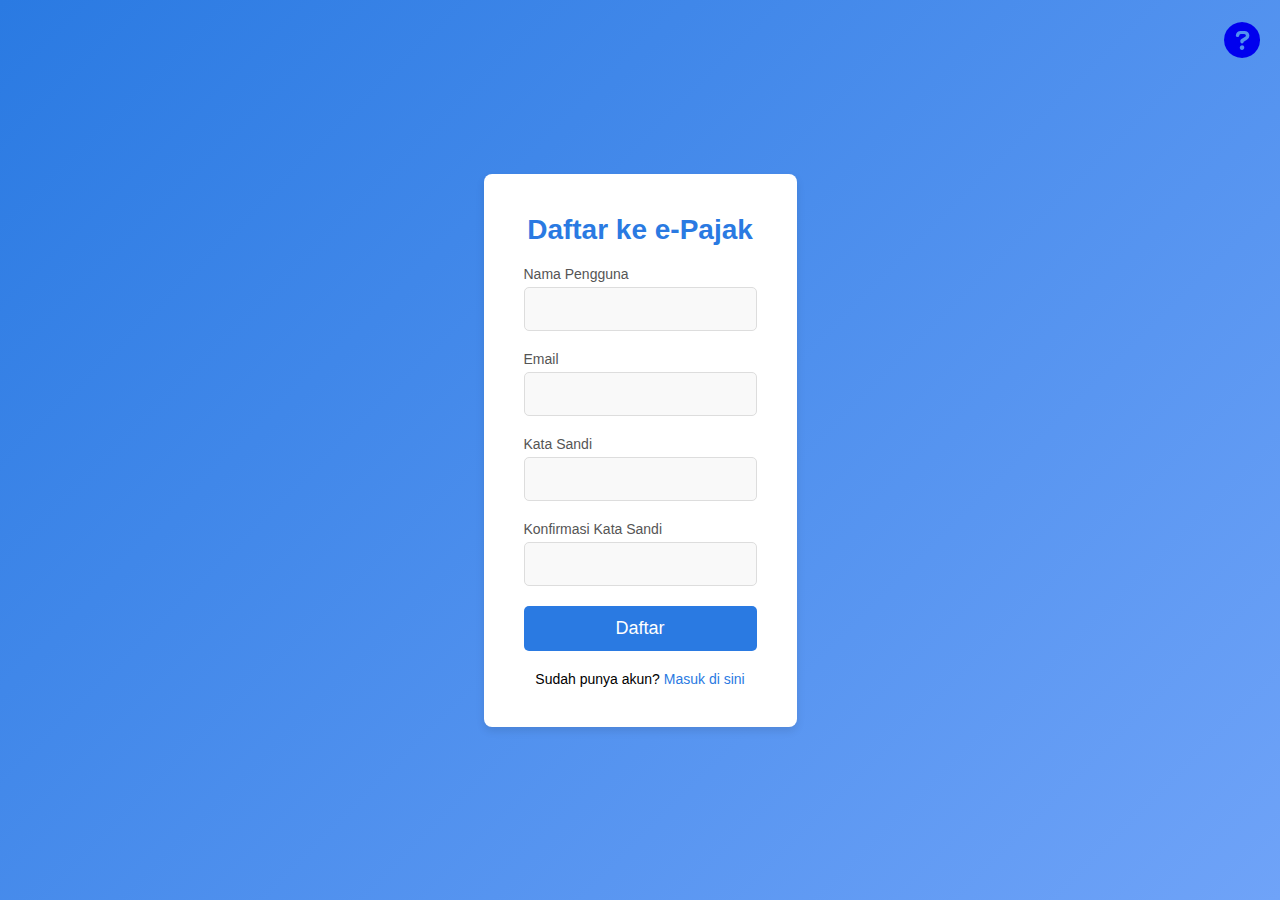
<file: register.html>
<!DOCTYPE html>
<html lang="id">

<head>
    <meta charset="UTF-8">
    <meta name="viewport" content="width=device-width, initial-scale=1.0">
    <title>Register - e-Pajak</title>
    <link rel="stylesheet" href="https://cdnjs.cloudflare.com/ajax/libs/font-awesome/6.0.0-beta3/css/all.min.css">
    <style>
        /* Reset beberapa gaya default */
        * {
            margin: 0;
            padding: 0;
            box-sizing: border-box;
        }

        /* Gaya untuk body halaman */
        body {
            font-family: Arial, sans-serif;
            background: linear-gradient(135deg, #2a7ae2, #6fa3f8);
            display: flex;
            justify-content: center;
            align-items: center;
            height: 100vh;
            margin: 0;
        }

        /* Kontainer utama */
        .login-container {
            display: flex;
            justify-content: center;
            align-items: center;
            height: 100%;
        }

        /* Kotak register */
        .login-box {
            background-color: #fff;
            padding: 40px;
            border-radius: 8px;
            box-shadow: 0 4px 8px rgba(0, 0, 0, 0.1);
            width: 100%;
            max-width: 400px;
            text-align: center;
            position: relative;
        }

        /* Judul */
        .login-box h2 {
            font-size: 28px;
            margin-bottom: 20px;
            color: #2a7ae2;
        }

        /* Input group */
        .input-group {
            margin-bottom: 20px;
            text-align: left;
        }

        .input-group label {
            display: block;
            margin-bottom: 5px;
            font-size: 14px;
            color: #555;
        }

        .input-group input {
            width: 100%;
            padding: 12px;
            font-size: 16px;
            border: 1px solid #ddd;
            border-radius: 5px;
            background-color: #f9f9f9;
        }

        .input-group input:focus {
            border-color: #2a7ae2;
            outline: none;
            background-color: #fff;
        }

        /* Tombol Register */
        button {
            width: 100%;
            padding: 12px;
            background-color: #2a7ae2;
            color: white;
            border: none;
            border-radius: 5px;
            font-size: 18px;
            cursor: pointer;
            transition: background-color 0.3s ease;
        }

        button:hover {
            background-color: #1a5db8;
        }

        /* Link Login */
        .login-link {
            margin-top: 15px;
            font-size: 14px;
        }

        .login-link a {
            text-decoration: none;
            color: #2a7ae2;
        }

        .login-link a:hover {
            text-decoration: underline;
        }

        /* Ikon Bantuan */
        .help-icon {
            position: fixed;
            top: 20px;
            right: 20px;
            font-size: 36px;
            color: #2a7ae2;
            cursor: pointer;
            transition: color 0.3s ease;
        }

        .help-icon:hover {
            color: #1a5db8;
        }
    </style>
</head>

<body>
    <div class="login-container">
        <div class="login-box">
            <h2>Daftar ke e-Pajak</h2>

            <!-- Form Register -->
            <form id="registerForm">
                <div class="input-group">
                    <label for="username">Nama Pengguna</label>
                    <input type="text" id="username" name="username" required>
                </div>

                <div class="input-group">
                    <label for="email">Email</label>
                    <input type="email" id="email" name="email" required>
                </div>

                <div class="input-group">
                    <label for="password">Kata Sandi</label>
                    <input type="password" id="password" name="password" required>
                </div>

                <div class="input-group">
                    <label for="confirm-password">Konfirmasi Kata Sandi</label>
                    <input type="password" id="confirm-password" name="confirm-password" required>
                </div>

                <div class="input-group">
                    <button type="submit">Daftar</button>
                </div>
            </form>

            <!-- Link ke halaman login -->
            <div class="login-link">
                <p>Sudah punya akun? <a href="login.html">Masuk di sini</a></p>
            </div>
        </div>
    </div>

    <!-- Ikon Bantuan -->
    <div class="help-icon">
        <a href="help.html" title="Bantuan">
            <i class="fas fa-question-circle"></i>
        </a>
    </div>
</body>

</html>
</file>
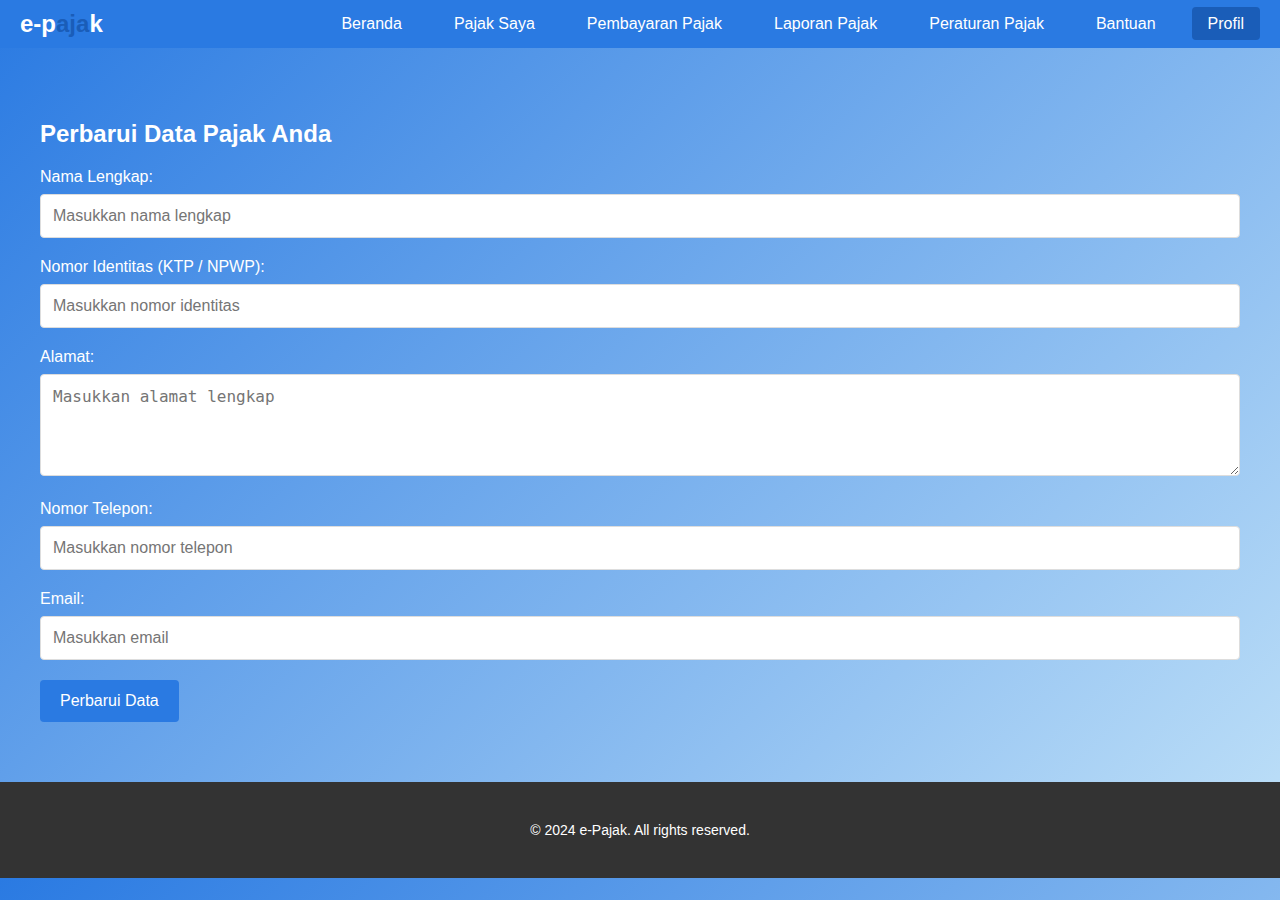
<file: update-data.html>
<!DOCTYPE html>
<html lang="id">

<head>
    <meta charset="UTF-8">
    <meta name="viewport" content="width=device-width, initial-scale=1.0">
    <title>Perbarui Data Pajak - e-Pajak</title>
    <!-- Menyertakan Font Awesome untuk ikon -->
    <link rel="stylesheet" href="https://cdnjs.cloudflare.com/ajax/libs/font-awesome/6.0.0-beta3/css/all.min.css">
    <style>
        /* Gaya Global */
        * {
            margin: 0;
            padding: 0;
            box-sizing: border-box;
        }

        body {
            font-family: Arial, sans-serif;
            background: linear-gradient(135deg, #2a7ae2, #c0e1f8);
            color: white;
        }

        /* Navbar */
        .navbar {
            width: 100%;
            background-color: #2a7ae2;
            padding: 10px 20px;
            display: flex;
            justify-content: space-between;
            align-items: center;
            position: fixed;
            top: 0;
            left: 0;
            z-index: 100;
        }

        /* Hamburger Icon */
        .hamburger {
            font-size: 28px;
            color: white;
            cursor: pointer;
            display: none;
        }

        .navbar-logo h1 {
            color: white;
            font-size: 24px;
        }

        /* Navbar Links */
        .navbar-links {
            list-style: none;
            display: flex;
            gap: 20px;
        }

        .navbar-links li {
            display: inline;
        }

        .navbar-links a {
            text-decoration: none;
            color: white;
            font-size: 16px;
            padding: 8px 16px;
            border-radius: 4px;
            transition: background-color 0.3s ease;
        }

        .navbar-links a:hover {
            background-color: #1a5db8;
        }

        .navbar-links .active {
            background-color: #1a5db8;
        }

        /* Sidebar */
        .sidebar {
            height: 100%;
            width: 0;
            position: fixed;
            top: 0;
            left: 0;
            background-color: #2a7ae2;
            overflow-x: hidden;
            transition: 0.5s;
            padding-top: 60px;
            z-index: 1000;
        }

        .sidebar a {
            padding: 10px 15px;
            text-decoration: none;
            font-size: 18px;
            color: white;
            display: block;
            transition: 0.3s;
        }

        .sidebar a:hover {
            background-color: #1a5db8;
        }

        .sidebar .close-btn {
            position: absolute;
            top: 10px;
            right: 20px;
            font-size: 36px;
            margin-left: 50px;
            color: white;
            text-decoration: none;
            cursor: pointer;
        }

        /* Konten Utama */
        .content {
            margin-top: 80px;
            padding: 40px;
        }

        .section-title {
            font-size: 24px;
            margin-bottom: 20px;
            color: white;
        }

        .form-group {
            margin-bottom: 20px;
        }

        .form-group label {
            font-size: 16px;
            margin-bottom: 8px;
            display: block;
        }

        .form-group input,
        .form-group select,
        .form-group textarea {
            width: 100%;
            padding: 12px;
            font-size: 16px;
            border: 1px solid #ddd;
            border-radius: 4px;
        }

        .form-group input[type="number"]:focus,
        .form-group select:focus,
        .form-group textarea:focus {
            border-color: #2a7ae2;
        }

        .button {
            background-color: #2a7ae2;
            color: white;
            padding: 12px 20px;
            font-size: 16px;
            text-decoration: none;
            border-radius: 4px;
            transition: background-color 0.3s ease;
            display: inline-block;
            border: none;
        }

        .button:hover {
            background-color: #1a5db8;
        }

        footer {
            background-color: #333;
            color: white;
            padding: 40px 20px;
            text-align: center;
            font-size: 14px;
        }

        @media (max-width: 768px) {
            .navbar-links {
                display: none;
            }

            .hamburger {
                display: block;
            }

            .sidebar {
                display: block;
            }

            .footer-content {
                flex-direction: column;
                text-align: center;
            }

            .footer-middle ul {
                margin-top: 15px;
            }

            .footer-right {
                margin-top: 15px;
            }
        }
    </style>
</head>

<body>
    <!-- Navbar -->
    <nav class="navbar">
        <!-- Tombol Hamburger (untuk layar kecil) -->
        <span class="hamburger" onclick="openSidebar()">&#9776;</span>

        <!-- Logo e-Pajak -->
        <div class="navbar-logo">
            <h1>e-p<span style="color: #1a5db8;">aja</span>k</h1>
        </div>

        <!-- Link Navigasi (untuk layar besar) -->
        <ul class="navbar-links">
            <li><a href="dashboard.html">Beranda</a></li>
            <li><a href="pajak-saya.html">Pajak Saya</a></li>
            <li><a href="pembayaran-pajak.html">Pembayaran Pajak</a></li>
            <li><a href="laporan-pajak.html">Laporan Pajak</a></li>
            <li><a href="peraturan-pajak.html">Peraturan Pajak</a></li>
            <li><a href="bantuan-pajak.html">Bantuan</a></li>
            <li><a href="profil-page.html" class="active">Profil</a></li>
        </ul>
    </nav>

    <!-- Sidebar -->
    <div id="sidebar" class="sidebar">
        <a href="javascript:void(0)" class="close-btn" onclick="closeSidebar()">&times;</a>
        <a href="dashboard.html">Beranda</a>
        <a href="pajak-saya.html">Pajak Saya</a>
        <a href="pembayaran-pajak.html">Pembayaran Pajak</a>
        <a href="laporan-pajak.html">Laporan Pajak</a>
        <a href="peraturan-pajak.html">Peraturan Pajak</a>
        <a href="bantuan-pajak.html">Bantuan</a>
        <a href="profil-page.html" class="active">Profil</a>
        <a href="index.html">Tombol Keluar</a>
    </div>

    <!-- Form Perbarui Data Pajak -->
    <div class="content">
        <h1 class="section-title">Perbarui Data Pajak Anda</h1>

        <form action="#" method="POST">
            <!-- Nama Lengkap -->
            <div class="form-group">
                <label for="nama-lengkap">Nama Lengkap:</label>
                <input type="text" id="nama-lengkap" name="nama_lengkap" placeholder="Masukkan nama lengkap" required>
            </div>

            <!-- Nomor Identitas -->
            <div class="form-group">
                <label for="nomor-identitas">Nomor Identitas (KTP / NPWP):</label>
                <input type="text" id="nomor-identitas" name="nomor_identitas" placeholder="Masukkan nomor identitas" required>
            </div>

            <!-- Alamat -->
            <div class="form-group">
                <label for="alamat">Alamat:</label>
                <textarea id="alamat" name="alamat" rows="4" placeholder="Masukkan alamat lengkap" required></textarea>
            </div>

            <!-- Nomor Telepon -->
            <div class="form-group">
                <label for="nomor-telepon">Nomor Telepon:</label>
                <input type="text" id="nomor-telepon" name="nomor_telepon" placeholder="Masukkan nomor telepon" required>
            </div>

            <!-- Email -->
            <div class="form-group">
                <label for="email">Email:</label>
                <input type="email" id="email" name="email" placeholder="Masukkan email" required>
            </div>

            <!-- Tombol Perbarui Data -->
            <div class="form-group">
                <button type="submit" class="button">Perbarui Data</button>
            </div>
        </form>
    </div>

    <!-- Footer -->
    <footer>
        <p>&copy; 2024 e-Pajak. All rights reserved.</p>
    </footer>

    <script>
        // Fungsi untuk membuka sidebar
        function openSidebar() {
            document.getElementById("sidebar").style.width = "250px";
        }

        // Fungsi untuk menutup sidebar
        function closeSidebar() {
            document.getElementById("sidebar").style.width = "0";
        }
    </script>
</body>

</html>
</file>
<file: style.css>
/* Reset beberapa gaya default */
* {
    margin: 0;
    padding: 0;
    box-sizing: border-box;
}

/* Gaya untuk body halaman */
body {
    font-family: Arial, sans-serif;
    background: linear-gradient(135deg, #2a7ae2, #6fa3f8);
    display: flex;
    justify-content: center;
    align-items: center;
    height: 100vh;
    margin: 0;
}

/* Kontainer utama */
.login-container {
    display: flex;
    justify-content: center;
    align-items: center;
    height: 100%;
}

/* Kotak login */
.login-box {
    background-color: #fff;
    padding: 40px;
    border-radius: 8px;
    box-shadow: 0 4px 8px rgba(0, 0, 0, 0.1);
    width: 100%;
    max-width: 400px;
    text-align: center;
    position: relative;
}

/* Judul */
.login-box h2 {
    font-size: 28px;
    margin-bottom: 20px;
    color: #2a7ae2;
}

/* Input group */
.input-group {
    margin-bottom: 20px;
    text-align: left;
}

.input-group label {
    display: block;
    margin-bottom: 5px;
    font-size: 14px;
    color: #555;
}

.input-group input {
    width: 100%;
    padding: 12px;
    font-size: 16px;
    border: 1px solid #ddd;
    border-radius: 5px;
    background-color: #f9f9f9;
}

.input-group input:focus {
    border-color: #2a7ae2;
    outline: none;
    background-color: #fff;
}

/* Tombol Masuk */
button {
    width: 100%;
    padding: 12px;
    background-color: #2a7ae2;
    color: white;
    border: none;
    border-radius: 5px;
    font-size: 18px;
    cursor: pointer;
    transition: background-color 0.3s ease;
    margin-top: 20px; /* Menambahkan jarak antara tombol dan elemen di atasnya */
}

button:hover {
    background-color: #1a5db8;
}

/* Posisi Lupa Kata Sandi */
.password-group {
    position: relative;
}

.forgot-password {
    position: absolute;
    bottom: -25px; /* Geser lebih kebawah dari form input */
    right: 0;
    font-size: 12px;
    color: #2a7ae2;
    text-decoration: none;
    margin-bottom: 10px; /* Memberikan jarak antara Lupa Kata Sandi dan tombol */
}

.forgot-password:hover {
    text-decoration: underline;
}

/* Link Daftar */
.register-link {
    margin-top: 15px;
    font-size: 14px;
}

.register-link a {
    text-decoration: none;
    color: #2a7ae2;
}

.register-link a:hover {
    text-decoration: underline;
}

/* Ikon Bantuan */
.help-icon {
    position: fixed;
    top: 20px;
    right: 20px;
    font-size: 36px;
    color: #2a7ae2;
    cursor: pointer;
    transition: color 0.3s ease;
}

.help-icon:hover {
    color: #1a5db8;
}
</file>
